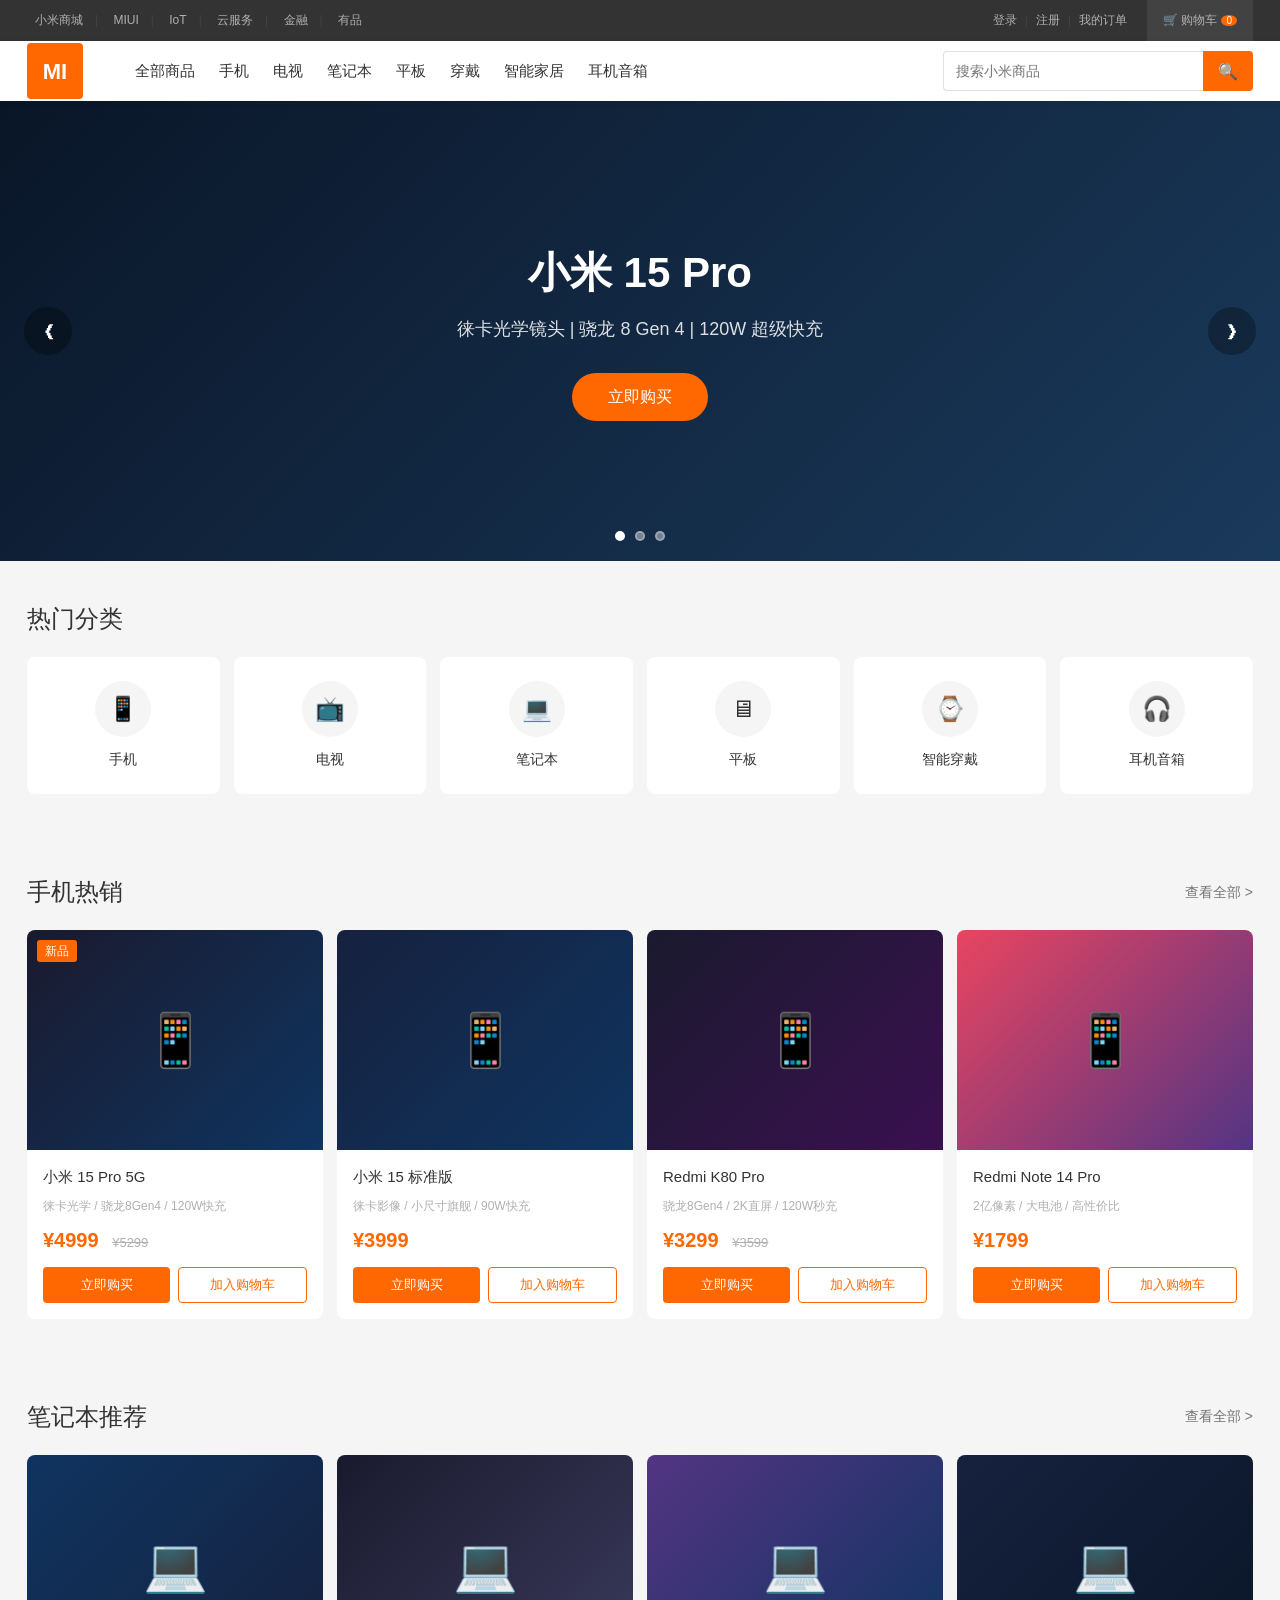
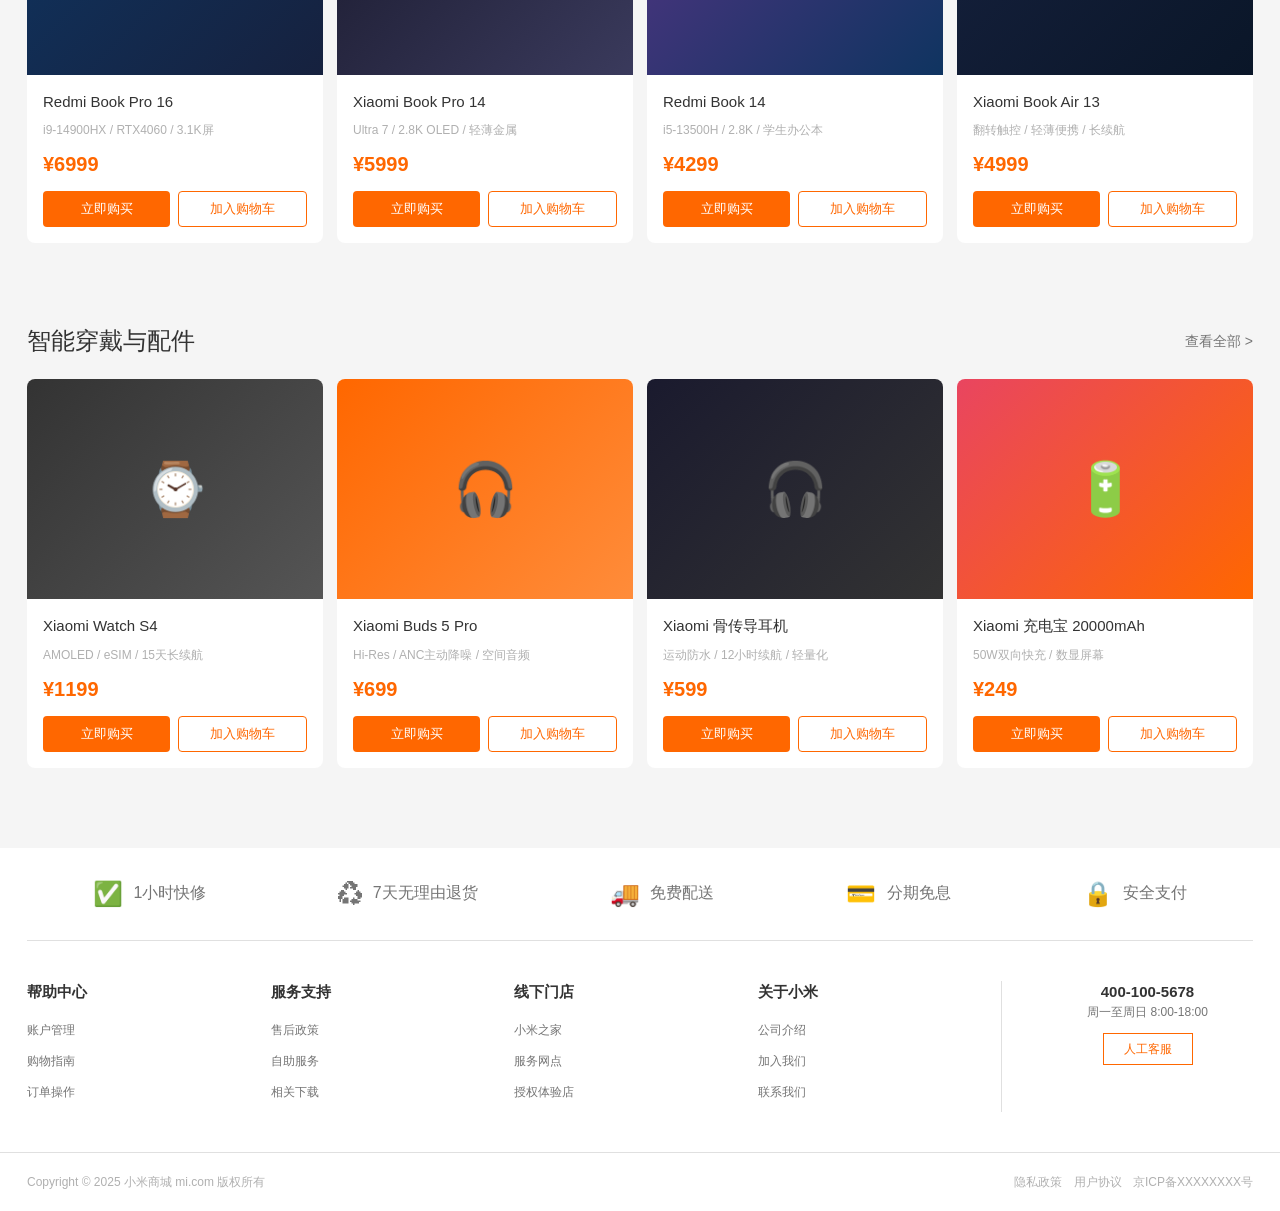
<file: index.html>
<!DOCTYPE html>
<html lang="zh-CN">
<head>
<meta charset="UTF-8">
<meta name="viewport" content="width=device-width, initial-scale=1.0">
<title>小米商城 - 小米手机、电视、智能硬件官方商城</title>
<link rel="stylesheet" href="css/style.css">
</head>
<body>

<!-- 顶部栏 -->
<div class="top-bar">
  <div class="container">
    <div class="top-left">
      <a href="index.html">小米商城</a><span>|</span>
      <a href="javascript:;">MIUI</a><span>|</span>
      <a href="javascript:;">IoT</a><span>|</span>
      <a href="javascript:;">云服务</a><span>|</span>
      <a href="javascript:;">金融</a><span>|</span>
      <a href="javascript:;">有品</a>
    </div>
    <div class="top-right">
      <a href="login.html">登录</a><span style="color:#424242">|</span>
      <a href="login.html">注册</a><span style="color:#424242">|</span>
      <a href="user.html">我的订单</a>
      <a href="cart.html" class="cart-link">&#128722; 购物车<span class="cart-count" id="cartCount">0</span></a>
    </div>
  </div>
</div>

<!-- 主导航 -->
<header class="header">
  <div class="container">
    <div class="logo"><a href="index.html">MI</a></div>
    <ul class="nav-menu">
      <li><a href="products.html">全部商品</a>
        <ul class="dropdown">
          <li><a href="products.html?cat=phone">手机</a></li>
          <li><a href="products.html?cat=tv">电视</a></li>
          <li><a href="products.html?cat=laptop">笔记本</a></li>
          <li><a href="products.html?cat=pad">平板</a></li>
          <li><a href="products.html?cat=watch">智能穿戴</a></li>
          <li><a href="products.html?cat=audio">耳机音箱</a></li>
        </ul>
      </li>
      <li><a href="products.html?cat=phone">手机</a></li>
      <li><a href="products.html?cat=tv">电视</a></li>
      <li><a href="products.html?cat=laptop">笔记本</a></li>
      <li><a href="products.html?cat=pad">平板</a></li>
      <li><a href="products.html?cat=watch">穿戴</a></li>
      <li><a href="products.html?cat=home">智能家居</a></li>
      <li><a href="products.html?cat=audio">耳机音箱</a></li>
    </ul>
    <div class="header-search">
      <input type="text" placeholder="搜索小米商品">
      <button>&#128269;</button>
    </div>
  </div>
</header>

<!-- 轮播横幅 -->
<section class="banner">
  <div class="slides">
    <div class="slide" style="background:linear-gradient(135deg,#0a1628,#1a3a5c)">
      <div class="slide-content">
        <h2>小米 15 Pro</h2>
        <p>徕卡光学镜头  |  骁龙 8 Gen 4  |  120W 超级快充</p>
        <a href="detail.html?id=1" class="btn">立即购买</a>
      </div>
    </div>
    <div class="slide" style="background:linear-gradient(135deg,#1a0a1e,#3a1050)">
      <div class="slide-content">
        <h2>Redmi Book Pro 2025</h2>
        <p>3.1K 超清屏  |  13代酷睿  |  轻薄金属机身</p>
        <a href="detail.html?id=7" class="btn">立即购买</a>
      </div>
    </div>
    <div class="slide" style="background:linear-gradient(135deg,#0a2018,#105040)">
      <div class="slide-content">
        <h2>小米电视 S Pro</h2>
        <p>Mini LED  |  144Hz 高刷  |  Dolby Atmos 全景声</p>
        <a href="detail.html?id=13" class="btn">立即购买</a>
      </div>
    </div>
  </div>
  <div class="banner-arrow banner-prev">&#10094;</div>
  <div class="banner-arrow banner-next">&#10095;</div>
  <div class="banner-dots">
    <span class="dot active"></span><span class="dot"></span><span class="dot"></span>
  </div>
</section>

<!-- 商品分类 -->
<section class="section">
  <div class="container">
    <div class="section-hd"><h2>热门分类</h2></div>
    <div class="categories">
      <a class="cat-card" href="products.html?cat=phone">
        <div class="cat-icon">&#128241;</div><h4>手机</h4>
      </a>
      <a class="cat-card" href="products.html?cat=tv">
        <div class="cat-icon">&#128250;</div><h4>电视</h4>
      </a>
      <a class="cat-card" href="products.html?cat=laptop">
        <div class="cat-icon">&#128187;</div><h4>笔记本</h4>
      </a>
      <a class="cat-card" href="products.html?cat=pad">
        <div class="cat-icon">&#128421;</div><h4>平板</h4>
      </a>
      <a class="cat-card" href="products.html?cat=watch">
        <div class="cat-icon">&#8986;</div><h4>智能穿戴</h4>
      </a>
      <a class="cat-card" href="products.html?cat=audio">
        <div class="cat-icon">&#127911;</div><h4>耳机音箱</h4>
      </a>
    </div>
  </div>
</section>

<!-- 推荐商品 -->
<section class="section">
  <div class="container">
    <div class="section-hd"><h2>手机热销</h2><a href="products.html?cat=phone" class="more">查看全部 &gt;</a></div>
    <div class="product-grid">

      <div class="product-card" onclick="location.href='detail.html?id=1'">
        <div class="prod-img" style="background:linear-gradient(135deg,#1a1a2e,#0f3460)"><span class="prod-tag">新品</span>&#128241;</div>
        <div class="prod-info">
          <h4>小米 15 Pro 5G</h4>
          <p class="prod-desc">徕卡光学 / 骁龙8Gen4 / 120W快充</p>
          <span class="prod-price">¥4999 <span class="old">¥5299</span></span>
          <div class="prod-actions">
            <button class="btn-buy" onclick="event.stopPropagation();App.addToCart({id:'p1',name:'小米 15 Pro 5G',spec:'12+256GB 黑色',price:4999,img:'#1a1a2e'})">立即购买</button>
            <button class="btn-cart" onclick="event.stopPropagation();App.addToCart({id:'p1',name:'小米 15 Pro 5G',spec:'12+256GB 黑色',price:4999,img:'#1a1a2e'})">加入购物车</button>
          </div>
        </div>
      </div>

      <div class="product-card" onclick="location.href='detail.html?id=2'">
        <div class="prod-img" style="background:linear-gradient(135deg,#16213e,#0f3460)">&#128241;</div>
        <div class="prod-info">
          <h4>小米 15 标准版</h4>
          <p class="prod-desc">徕卡影像 / 小尺寸旗舰 / 90W快充</p>
          <span class="prod-price">¥3999</span>
          <div class="prod-actions">
            <button class="btn-buy" onclick="event.stopPropagation();App.addToCart({id:'p2',name:'小米 15 标准版',spec:'12+256GB 白色',price:3999,img:'#16213e'})">立即购买</button>
            <button class="btn-cart" onclick="event.stopPropagation();App.addToCart({id:'p2',name:'小米 15 标准版',spec:'12+256GB 白色',price:3999,img:'#16213e'})">加入购物车</button>
          </div>
        </div>
      </div>

      <div class="product-card" onclick="location.href='detail.html?id=3'">
        <div class="prod-img" style="background:linear-gradient(135deg,#1a1a2e,#3a1050)">&#128241;</div>
        <div class="prod-info">
          <h4>Redmi K80 Pro</h4>
          <p class="prod-desc">骁龙8Gen4 / 2K直屏 / 120W秒充</p>
          <span class="prod-price">¥3299 <span class="old">¥3599</span></span>
          <div class="prod-actions">
            <button class="btn-buy" onclick="event.stopPropagation();App.addToCart({id:'p3',name:'Redmi K80 Pro',spec:'12+512GB 晴雪',price:3299,img:'#1a1a2e'})">立即购买</button>
            <button class="btn-cart" onclick="event.stopPropagation();App.addToCart({id:'p3',name:'Redmi K80 Pro',spec:'12+512GB 晴雪',price:3299,img:'#1a1a2e'})">加入购物车</button>
          </div>
        </div>
      </div>

      <div class="product-card" onclick="location.href='detail.html?id=4'">
        <div class="prod-img" style="background:linear-gradient(135deg,#e94560,#533483)">&#128241;</div>
        <div class="prod-info">
          <h4>Redmi Note 14 Pro</h4>
          <p class="prod-desc">2亿像素 / 大电池 / 高性价比</p>
          <span class="prod-price">¥1799</span>
          <div class="prod-actions">
            <button class="btn-buy" onclick="event.stopPropagation();App.addToCart({id:'p4',name:'Redmi Note 14 Pro',spec:'8+256GB 子夜黑',price:1799,img:'#e94560'})">立即购买</button>
            <button class="btn-cart" onclick="event.stopPropagation();App.addToCart({id:'p4',name:'Redmi Note 14 Pro',spec:'8+256GB 子夜黑',price:1799,img:'#e94560'})">加入购物车</button>
          </div>
        </div>
      </div>

    </div>
  </div>
</section>

<!-- 笔记本推荐 -->
<section class="section">
  <div class="container">
    <div class="section-hd"><h2>笔记本推荐</h2><a href="products.html?cat=laptop" class="more">查看全部 &gt;</a></div>
    <div class="product-grid">

      <div class="product-card" onclick="location.href='detail.html?id=7'">
        <div class="prod-img" style="background:linear-gradient(135deg,#0f3460,#16213e)">&#128187;</div>
        <div class="prod-info">
          <h4>Redmi Book Pro 16</h4>
          <p class="prod-desc">i9-14900HX / RTX4060 / 3.1K屏</p>
          <span class="prod-price">¥6999</span>
          <div class="prod-actions">
            <button class="btn-buy" onclick="event.stopPropagation();App.addToCart({id:'p7',name:'Redmi Book Pro 16',spec:'i9/16GB/1TB',price:6999,img:'#0f3460'})">立即购买</button>
            <button class="btn-cart" onclick="event.stopPropagation();App.addToCart({id:'p7',name:'Redmi Book Pro 16',spec:'i9/16GB/1TB',price:6999,img:'#0f3460'})">加入购物车</button>
          </div>
        </div>
      </div>

      <div class="product-card" onclick="location.href='detail.html?id=8'">
        <div class="prod-img" style="background:linear-gradient(135deg,#1a1a2e,#3a3a5c)">&#128187;</div>
        <div class="prod-info">
          <h4>Xiaomi Book Pro 14</h4>
          <p class="prod-desc">Ultra 7 / 2.8K OLED / 轻薄金属</p>
          <span class="prod-price">¥5999</span>
          <div class="prod-actions">
            <button class="btn-buy" onclick="event.stopPropagation();App.addToCart({id:'p8',name:'Xiaomi Book Pro 14',spec:'Ultra7/16GB/512GB',price:5999,img:'#1a1a2e'})">立即购买</button>
            <button class="btn-cart" onclick="event.stopPropagation();App.addToCart({id:'p8',name:'Xiaomi Book Pro 14',spec:'Ultra7/16GB/512GB',price:5999,img:'#1a1a2e'})">加入购物车</button>
          </div>
        </div>
      </div>

      <div class="product-card" onclick="location.href='detail.html?id=9'">
        <div class="prod-img" style="background:linear-gradient(135deg,#533483,#0f3460)">&#128187;</div>
        <div class="prod-info">
          <h4>Redmi Book 14</h4>
          <p class="prod-desc">i5-13500H / 2.8K / 学生办公本</p>
          <span class="prod-price">¥4299</span>
          <div class="prod-actions">
            <button class="btn-buy" onclick="event.stopPropagation();App.addToCart({id:'p9',name:'Redmi Book 14',spec:'i5/16GB/512GB',price:4299,img:'#533483'})">立即购买</button>
            <button class="btn-cart" onclick="event.stopPropagation();App.addToCart({id:'p9',name:'Redmi Book 14',spec:'i5/16GB/512GB',price:4299,img:'#533483'})">加入购物车</button>
          </div>
        </div>
      </div>

      <div class="product-card" onclick="location.href='detail.html?id=10'">
        <div class="prod-img" style="background:linear-gradient(135deg,#16213e,#0a1628)">&#128187;</div>
        <div class="prod-info">
          <h4>Xiaomi Book Air 13</h4>
          <p class="prod-desc">翻转触控 / 轻薄便携 / 长续航</p>
          <span class="prod-price">¥4999</span>
          <div class="prod-actions">
            <button class="btn-buy" onclick="event.stopPropagation();App.addToCart({id:'p10',name:'Xiaomi Book Air 13',spec:'i5/8GB/512GB',price:4999,img:'#16213e'})">立即购买</button>
            <button class="btn-cart" onclick="event.stopPropagation();App.addToCart({id:'p10',name:'Xiaomi Book Air 13',spec:'i5/8GB/512GB',price:4999,img:'#16213e'})">加入购物车</button>
          </div>
        </div>
      </div>

    </div>
  </div>
</section>

<!-- 智能穿戴推荐 -->
<section class="section">
  <div class="container">
    <div class="section-hd"><h2>智能穿戴与配件</h2><a href="products.html?cat=watch" class="more">查看全部 &gt;</a></div>
    <div class="product-grid">

      <div class="product-card" onclick="location.href='detail.html?id=16'">
        <div class="prod-img" style="background:linear-gradient(135deg,#333,#555)">&#8986;</div>
        <div class="prod-info">
          <h4>Xiaomi Watch S4</h4>
          <p class="prod-desc">AMOLED / eSIM / 15天长续航</p>
          <span class="prod-price">¥1199</span>
          <div class="prod-actions">
            <button class="btn-buy" onclick="event.stopPropagation();App.addToCart({id:'p16',name:'Xiaomi Watch S4',spec:'曜石黑 运动款',price:1199,img:'#333'})">立即购买</button>
            <button class="btn-cart" onclick="event.stopPropagation();App.addToCart({id:'p16',name:'Xiaomi Watch S4',spec:'曜石黑 运动款',price:1199,img:'#333'})">加入购物车</button>
          </div>
        </div>
      </div>

      <div class="product-card" onclick="location.href='detail.html?id=17'">
        <div class="prod-img" style="background:linear-gradient(135deg,#ff6700,#ff8c3a)">&#127911;</div>
        <div class="prod-info">
          <h4>Xiaomi Buds 5 Pro</h4>
          <p class="prod-desc">Hi-Res / ANC主动降噪 / 空间音频</p>
          <span class="prod-price">¥699</span>
          <div class="prod-actions">
            <button class="btn-buy" onclick="event.stopPropagation();App.addToCart({id:'p17',name:'Xiaomi Buds 5 Pro',spec:'陶瓷白',price:699,img:'#ff6700'})">立即购买</button>
            <button class="btn-cart" onclick="event.stopPropagation();App.addToCart({id:'p17',name:'Xiaomi Buds 5 Pro',spec:'陶瓷白',price:699,img:'#ff6700'})">加入购物车</button>
          </div>
        </div>
      </div>

      <div class="product-card" onclick="location.href='detail.html?id=18'">
        <div class="prod-img" style="background:linear-gradient(135deg,#1a1a2e,#333)">&#127911;</div>
        <div class="prod-info">
          <h4>Xiaomi 骨传导耳机</h4>
          <p class="prod-desc">运动防水 / 12小时续航 / 轻量化</p>
          <span class="prod-price">¥599</span>
          <div class="prod-actions">
            <button class="btn-buy" onclick="event.stopPropagation();App.addToCart({id:'p18',name:'Xiaomi 骨传导耳机',spec:'星空黑',price:599,img:'#1a1a2e'})">立即购买</button>
            <button class="btn-cart" onclick="event.stopPropagation();App.addToCart({id:'p18',name:'Xiaomi 骨传导耳机',spec:'星空黑',price:599,img:'#1a1a2e'})">加入购物车</button>
          </div>
        </div>
      </div>

      <div class="product-card" onclick="location.href='detail.html?id=19'">
        <div class="prod-img" style="background:linear-gradient(135deg,#e94560,#ff6700)">&#128267;</div>
        <div class="prod-info">
          <h4>Xiaomi 充电宝 20000mAh</h4>
          <p class="prod-desc">50W双向快充 / 数显屏幕</p>
          <span class="prod-price">¥249</span>
          <div class="prod-actions">
            <button class="btn-buy" onclick="event.stopPropagation();App.addToCart({id:'p19',name:'Xiaomi 充电宝 20000mAh',spec:'白色',price:249,img:'#e94560'})">立即购买</button>
            <button class="btn-cart" onclick="event.stopPropagation();App.addToCart({id:'p19',name:'Xiaomi 充电宝 20000mAh',spec:'白色',price:249,img:'#e94560'})">加入购物车</button>
          </div>
        </div>
      </div>

    </div>
  </div>
</section>

<!-- 页脚 -->
<footer class="footer">
  <div class="container">
    <div class="footer-service">
      <div class="service-item"><span class="icon">&#9989;</span> 1小时快修</div>
      <div class="service-item"><span class="icon">&#9851;</span> 7天无理由退货</div>
      <div class="service-item"><span class="icon">&#128666;</span> 免费配送</div>
      <div class="service-item"><span class="icon">&#128179;</span> 分期免息</div>
      <div class="service-item"><span class="icon">&#128274;</span> 安全支付</div>
    </div>
    <div class="footer-links">
      <div class="footer-col">
        <h4>帮助中心</h4>
        <ul>
          <li><a href="javascript:;">账户管理</a></li>
          <li><a href="javascript:;">购物指南</a></li>
          <li><a href="javascript:;">订单操作</a></li>
        </ul>
      </div>
      <div class="footer-col">
        <h4>服务支持</h4>
        <ul>
          <li><a href="javascript:;">售后政策</a></li>
          <li><a href="javascript:;">自助服务</a></li>
          <li><a href="javascript:;">相关下载</a></li>
        </ul>
      </div>
      <div class="footer-col">
        <h4>线下门店</h4>
        <ul>
          <li><a href="javascript:;">小米之家</a></li>
          <li><a href="javascript:;">服务网点</a></li>
          <li><a href="javascript:;">授权体验店</a></li>
        </ul>
      </div>
      <div class="footer-col">
        <h4>关于小米</h4>
        <ul>
          <li><a href="javascript:;">公司介绍</a></li>
          <li><a href="javascript:;">加入我们</a></li>
          <li><a href="javascript:;">联系我们</a></li>
        </ul>
      </div>
      <div class="footer-contact">
        <h4 style="font-size:15px;color:#333">400-100-5678</h4>
        <p class="contact-tip">周一至周日 8:00-18:00</p>
        <a href="javascript:;" class="btn-contact">人工客服</a>
      </div>
    </div>
  </div>
  <div class="footer-bottom">
    <div class="container" style="display:flex;justify-content:space-between">
      <span>Copyright &copy; 2025 小米商城 mi.com 版权所有</span>
      <span class="bottom-links">
        <a href="javascript:;">隐私政策</a>
        <a href="javascript:;">用户协议</a>
        <a href="javascript:;">京ICP备XXXXXXXX号</a>
      </span>
    </div>
  </div>
</footer>

<script src="js/main.js"></script>
</body>
</html>
</file>
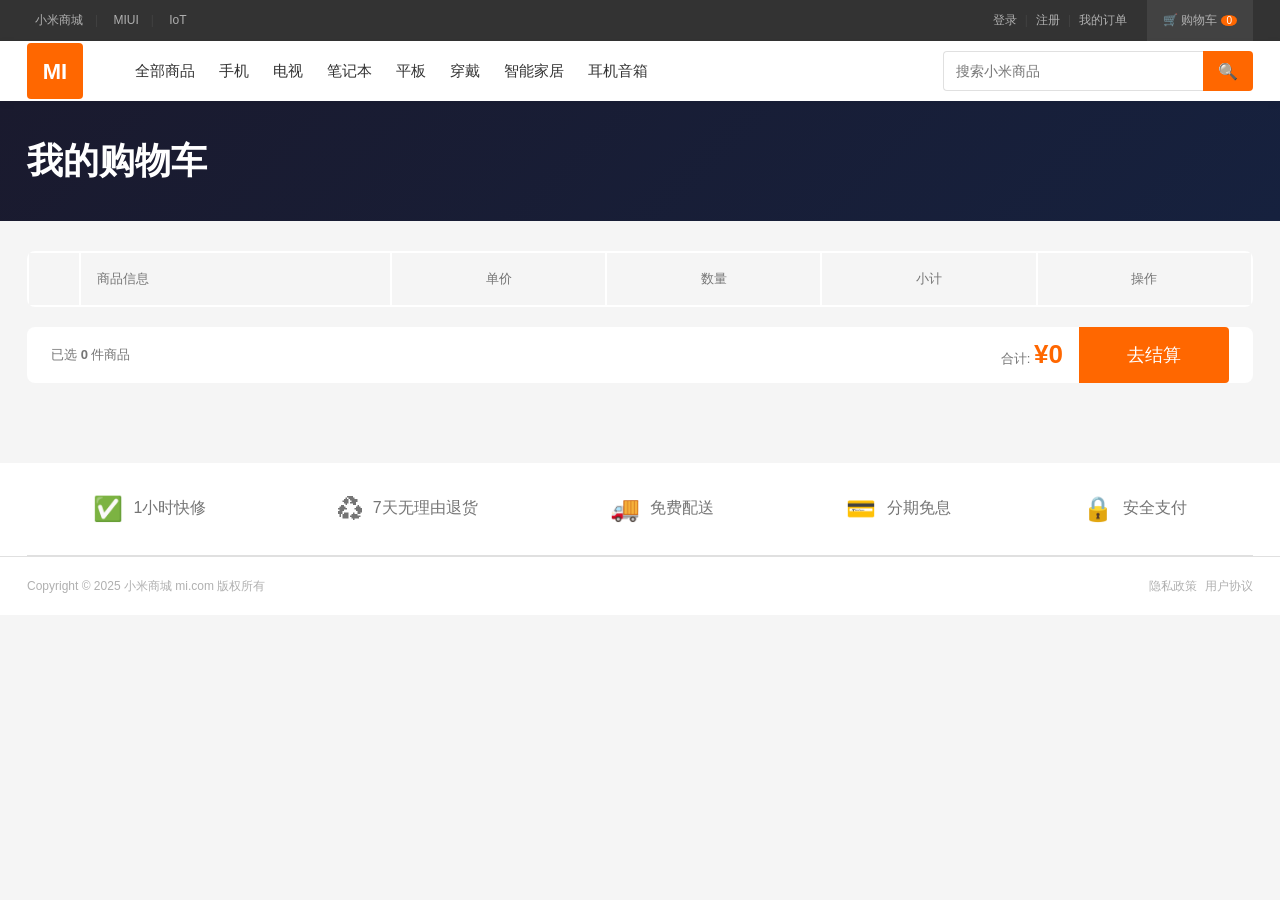
<file: cart.html>
<!DOCTYPE html>
<html lang="zh-CN">
<head>
<meta charset="UTF-8">
<meta name="viewport" content="width=device-width, initial-scale=1.0">
<title>购物车 - 小米商城</title>
<link rel="stylesheet" href="css/style.css">
</head>
<body>

<div class="top-bar">
  <div class="container">
    <div class="top-left">
      <a href="index.html">小米商城</a><span>|</span>
      <a href="javascript:;">MIUI</a><span>|</span>
      <a href="javascript:;">IoT</a>
    </div>
    <div class="top-right">
      <a href="login.html">登录</a><span style="color:#424242">|</span>
      <a href="login.html">注册</a><span style="color:#424242">|</span>
      <a href="user.html">我的订单</a>
      <a href="cart.html" class="cart-link">&#128722; 购物车<span class="cart-count" id="cartCount">0</span></a>
    </div>
  </div>
</div>

<header class="header">
  <div class="container">
    <div class="logo"><a href="index.html">MI</a></div>
    <ul class="nav-menu">
      <li><a href="products.html">全部商品</a></li>
      <li><a href="products.html?cat=phone">手机</a></li>
      <li><a href="products.html?cat=tv">电视</a></li>
      <li><a href="products.html?cat=laptop">笔记本</a></li>
      <li><a href="products.html?cat=pad">平板</a></li>
      <li><a href="products.html?cat=watch">穿戴</a></li>
      <li><a href="products.html?cat=home">智能家居</a></li>
      <li><a href="products.html?cat=audio">耳机音箱</a></li>
    </ul>
    <div class="header-search">
      <input type="text" placeholder="搜索小米商品">
      <button>&#128269;</button>
    </div>
  </div>
</header>

<div class="cart-page">
  <div class="banner-sm" style="background:linear-gradient(135deg,#1a1a2e,#16213e)"><div class="container"><h2>我的购物车</h2></div></div>

  <div class="container" style="padding-top:30px">

    <!-- 购物车为空 -->
    <div class="cart-empty" id="cartEmpty" style="display:none">
      <div class="empty-icon">&#128722;</div>
      <p>购物车还是空的，去看看心仪的商品吧</p>
      <a href="products.html" class="btn-shop">去逛逛</a>
    </div>

    <!-- 购物车列表 -->
    <div id="cartContent">
      <table class="cart-table">
        <thead>
          <tr>
            <th><!-- check --></th>
            <th style="text-align:left">商品信息</th>
            <th>单价</th>
            <th>数量</th>
            <th>小计</th>
            <th>操作</th>
          </tr>
        </thead>
        <tbody id="cartBody"></tbody>
      </table>

      <div class="cart-bar">
        <div class="cart-bar-left">
          <span>已选 <strong id="cartItemCount">0</strong> 件商品</span>
        </div>
        <div class="cart-bar-right">
          <span class="total-price">合计: <span class="num">¥<span id="cartTotal">0</span></span></span>
          <button class="btn-checkout" id="btnCheckout">去结算</button>
        </div>
      </div>
    </div>
  </div>
</div>

<footer class="footer">
  <div class="container">
    <div class="footer-service">
      <div class="service-item"><span class="icon">&#9989;</span> 1小时快修</div>
      <div class="service-item"><span class="icon">&#9851;</span> 7天无理由退货</div>
      <div class="service-item"><span class="icon">&#128666;</span> 免费配送</div>
      <div class="service-item"><span class="icon">&#128179;</span> 分期免息</div>
      <div class="service-item"><span class="icon">&#128274;</span> 安全支付</div>
    </div>
  </div>
  <div class="footer-bottom">
    <div class="container" style="display:flex;justify-content:space-between">
      <span>Copyright &copy; 2025 小米商城 mi.com 版权所有</span>
      <span class="bottom-links"><a href="javascript:;">隐私政策</a><a href="javascript:;">用户协议</a></span>
    </div>
  </div>
</footer>

<script>
function renderCart() {
  var cart = App.cart;
  var body = document.getElementById('cartBody');
  var empty = document.getElementById('cartEmpty');
  var content = document.getElementById('cartContent');

  if (cart.length === 0) {
    empty.style.display = 'block';
    content.style.display = 'none';
    return;
  }
  empty.style.display = 'none';
  content.style.display = 'block';

  body.innerHTML = cart.map(function(item, i) {
    return '<tr>' +
      '<td>' + (i + 1) + '</td>' +
      '<td>' +
        '<div class="cart-product">' +
          '<div class="cart-img" style="background:' + (item.img || '#333') + '">📱</div>' +
          '<div>' +
            '<div class="cart-name">' + item.name + '</div>' +
            '<div class="cart-spec">' + item.spec + '</div>' +
          '</div>' +
        '</div>' +
      '</td>' +
      '<td><span class="cart-price">¥' + item.price + '</span></td>' +
      '<td>' +
        '<div class="qty-ctrl">' +
          '<button class="qty-minus" data-idx="' + i + '">-</button>' +
          '<input type="text" value="' + item.qty + '" data-idx="' + i + '" class="qty-input">' +
          '<button class="qty-plus" data-idx="' + i + '">+</button>' +
        '</div>' +
      '</td>' +
      '<td><span class="cart-price">¥' + (item.price * item.qty) + '</span></td>' +
      '<td><span class="cart-delete" data-idx="' + i + '" title="删除">✕</span></td>' +
    '</tr>';
  }).join('');

  updateSummary();
}

function updateSummary() {
  document.getElementById('cartItemCount').textContent = App.cartCount();
  document.getElementById('cartTotal').textContent = App.cartTotal();
}

document.addEventListener('click', function(e) {
  if (e.target.classList.contains('cart-delete')) {
    App.removeFromCart(parseInt(e.target.dataset.idx));
    renderCart();
  }
  if (e.target.classList.contains('qty-minus')) {
    var idx = parseInt(e.target.dataset.idx);
    if (App.cart[idx].qty > 1) {
      App.updateCartQty(idx, App.cart[idx].qty - 1);
      renderCart();
    }
  }
  if (e.target.classList.contains('qty-plus')) {
    var idx = parseInt(e.target.dataset.idx);
    App.updateCartQty(idx, App.cart[idx].qty + 1);
    renderCart();
  }
});

document.addEventListener('change', function(e) {
  if (e.target.classList.contains('qty-input')) {
    var idx = parseInt(e.target.dataset.idx);
    var qty = parseInt(e.target.value);
    if (qty >= 1) {
      App.updateCartQty(idx, qty);
      renderCart();
    }
  }
});

document.getElementById('btnCheckout').addEventListener('click', function() {
  if (App.cart.length === 0) return;
  alert('订单提交成功！感谢您的购买。总金额: ¥' + App.cartTotal());
  App.cart = [];
  App.saveCart();
  renderCart();
});

// 初始化
renderCart();
App.updateCartCount();
</script>
</body>
</html>
</file>
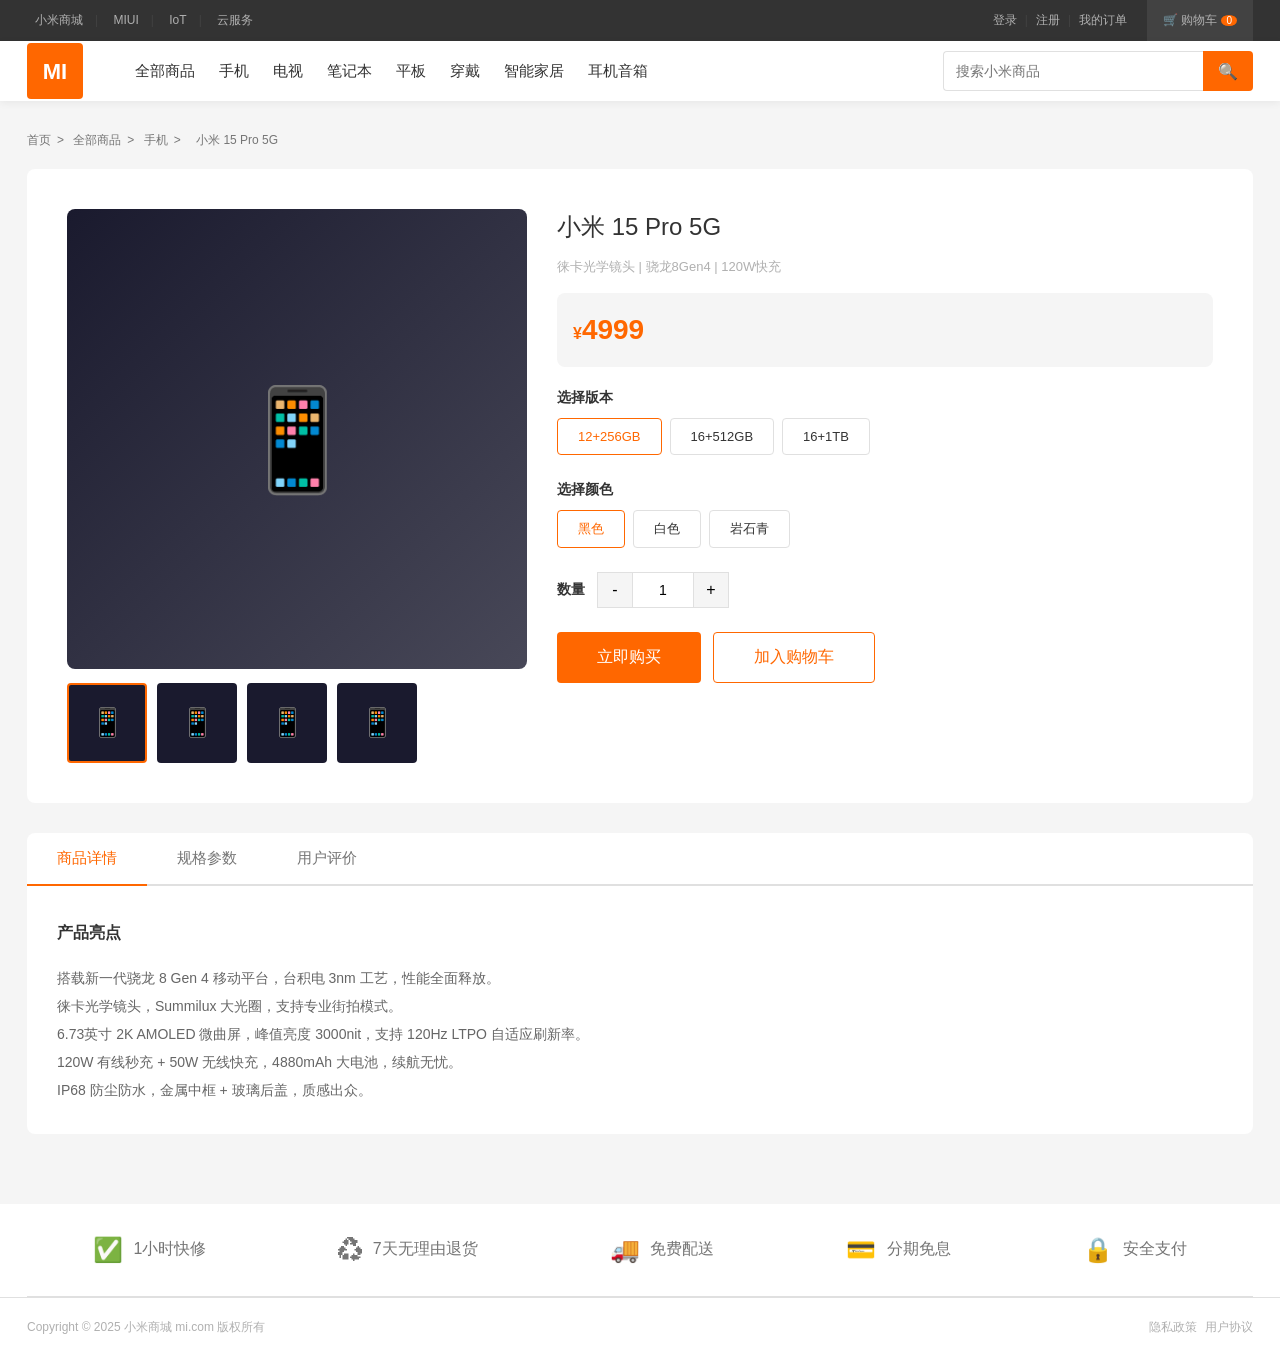
<file: detail.html>
<!DOCTYPE html>
<html lang="zh-CN">
<head>
<meta charset="UTF-8">
<meta name="viewport" content="width=device-width, initial-scale=1.0">
<title>商品详情 - 小米商城</title>
<link rel="stylesheet" href="css/style.css">
</head>
<body>

<div class="top-bar">
  <div class="container">
    <div class="top-left">
      <a href="index.html">小米商城</a><span>|</span>
      <a href="javascript:;">MIUI</a><span>|</span>
      <a href="javascript:;">IoT</a><span>|</span>
      <a href="javascript:;">云服务</a>
    </div>
    <div class="top-right">
      <a href="login.html">登录</a><span style="color:#424242">|</span>
      <a href="login.html">注册</a><span style="color:#424242">|</span>
      <a href="user.html">我的订单</a>
      <a href="cart.html" class="cart-link">&#128722; 购物车<span class="cart-count" id="cartCount">0</span></a>
    </div>
  </div>
</div>

<header class="header">
  <div class="container">
    <div class="logo"><a href="index.html">MI</a></div>
    <ul class="nav-menu">
      <li><a href="products.html">全部商品</a></li>
      <li><a href="products.html?cat=phone">手机</a></li>
      <li><a href="products.html?cat=tv">电视</a></li>
      <li><a href="products.html?cat=laptop">笔记本</a></li>
      <li><a href="products.html?cat=pad">平板</a></li>
      <li><a href="products.html?cat=watch">穿戴</a></li>
      <li><a href="products.html?cat=home">智能家居</a></li>
      <li><a href="products.html?cat=audio">耳机音箱</a></li>
    </ul>
    <div class="header-search">
      <input type="text" placeholder="搜索小米商品">
      <button>&#128269;</button>
    </div>
  </div>
</header>

<div class="detail-page">
  <div class="container">
    <!-- 面包屑 -->
    <div class="breadcrumb">
      <a href="index.html">首页</a><span>&gt;</span>
      <a href="products.html">全部商品</a><span>&gt;</span>
      <a href="products.html?cat=phone" id="breadCat">手机</a><span>&gt;</span>
      <span id="breadName">小米 15 Pro</span>
    </div>

    <!-- 商品主区域 -->
    <div class="detail-main">
      <div class="detail-gallery">
        <div class="main-img" id="mainImg" style="background:linear-gradient(135deg,#1a1a2e,#0f3460)">&#128241;</div>
        <div class="thumb-list">
          <div class="thumb active" style="background:#1a1a2e" onclick="switchImg(0,this)">&#128241;</div>
          <div class="thumb" style="background:#16213e" onclick="switchImg(1,this)">&#128241;</div>
          <div class="thumb" style="background:#0f3460" onclick="switchImg(2,this)">&#128241;</div>
          <div class="thumb" style="background:#3a1050" onclick="switchImg(3,this)">&#128241;</div>
        </div>
      </div>

      <div class="detail-info">
        <h2 id="prodName">小米 15 Pro 5G</h2>
        <p class="detail-desc" id="prodDesc">徕卡光学镜头 | 骁龙 8 Gen 4 | 120W 超级快充 | 2K AMOLED 屏幕</p>
        <div class="detail-price">
          <span class="price-current"><span class="yen">¥</span><span id="prodPrice">4999</span></span>
        </div>

        <div class="detail-spec">
          <h4>选择版本</h4>
          <div class="spec-options" id="versionOpts">
            <span class="spec-opt active" data-price="4999">12+256GB</span>
            <span class="spec-opt" data-price="5499">16+512GB</span>
            <span class="spec-opt" data-price="5999">16+1TB</span>
          </div>
        </div>

        <div class="detail-spec">
          <h4>选择颜色</h4>
          <div class="spec-options" id="colorOpts">
            <span class="spec-opt active">黑色</span>
            <span class="spec-opt">白色</span>
            <span class="spec-opt">岩石青</span>
          </div>
        </div>

        <div class="detail-qty">
          <h4>数量</h4>
          <div class="qty-ctrl">
            <button class="qty-minus">-</button>
            <input type="text" value="1" id="qtyInput">
            <button class="qty-plus">+</button>
          </div>
        </div>

        <div class="detail-btns">
          <button class="btn btn-primary" id="btnBuy">立即购买</button>
          <button class="btn btn-outline" id="btnCart">加入购物车</button>
        </div>
      </div>
    </div>

    <!-- 详情Tab -->
    <div class="detail-tabs">
      <div class="tab-nav">
        <a href="javascript:;" class="active">商品详情</a>
        <a href="javascript:;">规格参数</a>
        <a href="javascript:;">用户评价</a>
      </div>
      <div class="tab-content active" style="line-height:2;color:#666">
        <h3 style="color:#333;margin-bottom:16px">产品亮点</h3>
        <p>搭载新一代骁龙 8 Gen 4 移动平台，台积电 3nm 工艺，性能全面释放。</p>
        <p>徕卡光学镜头，Summilux 大光圈，支持专业街拍模式。</p>
        <p>6.73英寸 2K AMOLED 微曲屏，峰值亮度 3000nit，支持 120Hz LTPO 自适应刷新率。</p>
        <p>120W 有线秒充 + 50W 无线快充，4880mAh 大电池，续航无忧。</p>
        <p>IP68 防尘防水，金属中框 + 玻璃后盖，质感出众。</p>
      </div>
      <div class="tab-content">
        <table class="spec-table">
          <tr><td>处理器</td><td>骁龙 8 Gen 4 移动平台</td></tr>
          <tr><td>屏幕</td><td>6.73" 2K AMOLED, 120Hz LTPO</td></tr>
          <tr><td>后置相机</td><td>50MP主摄 + 50MP超广角 + 50MP长焦</td></tr>
          <tr><td>前置相机</td><td>32MP 高清自拍</td></tr>
          <tr><td>电池</td><td>4880mAh, 120W有线 + 50W无线</td></tr>
          <tr><td>系统</td><td>Xiaomi HyperOS 2.0</td></tr>
          <tr><td>机身尺寸</td><td>161.5 x 75.3 x 8.4mm</td></tr>
          <tr><td>重量</td><td>约 213g</td></tr>
        </table>
      </div>
      <div class="tab-content" style="line-height:2.4">
        <p style="color:#ff6700;font-size:16px">★★★★★ 4.8分 · 已收获 12,680 条好评</p>
        <p><strong>张先生</strong> ★★★★★ <span style="color:#999">2025-12-20</span><br>拍照效果非常好，徕卡调色很讨喜。续航也够用，充电速度飞快。</p>
        <hr style="margin:12px 0;border-color:#f0f0f0">
        <p><strong>李女士</strong> ★★★★★ <span style="color:#999">2025-12-18</span><br>从iPhone换过来的，系统流畅度完全不输。屏幕素质顶级。</p>
        <hr style="margin:12px 0;border-color:#f0f0f0">
        <p><strong>王同学</strong> ★★★★☆ <span style="color:#999">2025-12-15</span><br>整体满意，手感很好。希望后续系统更新能进一步优化功耗。</p>
      </div>
    </div>
  </div>
</div>

<footer class="footer">
  <div class="container">
    <div class="footer-service">
      <div class="service-item"><span class="icon">&#9989;</span> 1小时快修</div>
      <div class="service-item"><span class="icon">&#9851;</span> 7天无理由退货</div>
      <div class="service-item"><span class="icon">&#128666;</span> 免费配送</div>
      <div class="service-item"><span class="icon">&#128179;</span> 分期免息</div>
      <div class="service-item"><span class="icon">&#128274;</span> 安全支付</div>
    </div>
  </div>
  <div class="footer-bottom">
    <div class="container" style="display:flex;justify-content:space-between">
      <span>Copyright &copy; 2025 小米商城 mi.com 版权所有</span>
      <span class="bottom-links"><a href="javascript:;">隐私政策</a><a href="javascript:;">用户协议</a></span>
    </div>
  </div>
</footer>

<script>
function switchImg(idx, el) {
  var colors = ['#1a1a2e','#16213e','#0f3460','#3a1050'];
  var img = document.getElementById('mainImg');
  img.style.background = 'linear-gradient(135deg,' + colors[idx] + ',' + colors[idx] + 'cc)';
  document.querySelectorAll('.thumb').forEach(function(t) { t.classList.remove('active'); });
  el.classList.add('active');
}

// 商品数据映射
var productData = {
  1:{name:'小米 15 Pro 5G',cat:'phone',catName:'手机',desc:'徕卡光学镜头 | 骁龙8Gen4 | 120W快充',price:4999,color:'#1a1a2e',specs:['12+256GB','16+512GB','16+1TB'],specPrices:[4999,5499,5999]},
  2:{name:'小米 15 标准版',cat:'phone',catName:'手机',desc:'徕卡影像 | 小尺寸旗舰 | 90W快充',price:3999,color:'#16213e',specs:['12+256GB','16+512GB'],specPrices:[3999,4499]},
  3:{name:'Redmi K80 Pro',cat:'phone',catName:'手机',desc:'骁龙8Gen4 | 2K直屏 | 120W秒充',price:3299,color:'#3a1050',specs:['12+256GB','12+512GB','16+512GB'],specPrices:[3299,3599,3999]},
  4:{name:'Redmi Note 14 Pro',cat:'phone',catName:'手机',desc:'2亿像素 | 大电池 | 高性价比',price:1799,color:'#e94560',specs:['8+128GB','8+256GB','12+256GB'],specPrices:[1799,1999,2199]},
  5:{name:'Redmi Note 14',cat:'phone',catName:'手机',desc:'5000万主摄 | 5110mAh',price:1199,color:'#0a1628',specs:['6+128GB','8+128GB','8+256GB'],specPrices:[1199,1399,1599]},
  6:{name:'小米 MIX Fold 4',cat:'phone',catName:'手机',desc:'折叠屏 | 徕卡四摄 | 轻薄',price:8999,color:'#1a1a2e',specs:['12+256GB','16+512GB'],specPrices:[8999,9999]},
  7:{name:'Redmi Book Pro 16',cat:'laptop',catName:'笔记本',desc:'i9-14900HX | RTX4060 | 3.1K',price:6999,color:'#0f3460',specs:['i9/16GB/1TB','i9/32GB/1TB'],specPrices:[6999,7999]},
  8:{name:'Xiaomi Book Pro 14',cat:'laptop',catName:'笔记本',desc:'Ultra 7 | 2.8K OLED | 轻薄',price:5999,color:'#1a3a5c',specs:['Ultra7/16GB/512GB','Ultra7/32GB/1TB'],specPrices:[5999,6999]},
  9:{name:'Redmi Book 14',cat:'laptop',catName:'笔记本',desc:'i5-13500H | 2.8K | 学生本',price:4299,color:'#533483',specs:['i5/16GB/512GB','i5/16GB/1TB'],specPrices:[4299,4799]},
  10:{name:'Xiaomi Book Air 13',cat:'laptop',catName:'笔记本',desc:'翻转触控 | 轻薄便携',price:4999,color:'#16213e',specs:['i5/8GB/512GB','i7/16GB/512GB'],specPrices:[4999,5999]},
  11:{name:'小米电视 S Pro 65"',cat:'tv',catName:'电视',desc:'Mini LED | 144Hz | Dolby',price:3999,color:'#0a2018',specs:['65英寸','75英寸'],specPrices:[3999,5999]},
  12:{name:'Redmi 智能电视 X65',cat:'tv',catName:'电视',desc:'4K HDR | 120Hz | 金属屏',price:2699,color:'#105040',specs:['55英寸','65英寸'],specPrices:[2199,2699]},
  13:{name:'小米电视 S Pro 75"',cat:'tv',catName:'电视',desc:'Mini LED | 大师画质',price:5999,color:'#0a1628',specs:['75英寸','85英寸'],specPrices:[5999,7999]},
  14:{name:'Redmi 智能电视 A55',cat:'tv',catName:'电视',desc:'4K超高清 | 智能语音',price:1599,color:'#16213e',specs:['43英寸','55英寸'],specPrices:[1299,1599]},
  15:{name:'Xiaomi Pad 7 Pro',cat:'pad',catName:'平板',desc:'12.4" 3K屏 | 骁龙8Gen3',price:3299,color:'#333',specs:['8+256GB','12+256GB','12+512GB'],specPrices:[3299,3799,4299]},
  16:{name:'Xiaomi Watch S4',cat:'watch',catName:'穿戴',desc:'AMOLED | eSIM | 15天续航',price:1199,color:'#444',specs:['运动款','尊享款'],specPrices:[1199,1599]},
  17:{name:'Xiaomi Buds 5 Pro',cat:'audio',catName:'耳机音箱',desc:'Hi-Res | ANC降噪 | 空间音频',price:699,color:'#ff6700',specs:['标准版','尊享版'],specPrices:[699,899]},
  18:{name:'Xiaomi 骨传导耳机',cat:'audio',catName:'耳机音箱',desc:'运动防水 | 12小时续航',price:599,color:'#1a1a2e',specs:['星空黑','皓月白'],specPrices:[599,599]},
  19:{name:'Xiaomi 充电宝 20000mAh',cat:'audio',catName:'配件',desc:'50W双向快充 | 数显',price:249,color:'#e94560',specs:['20000mAh'],specPrices:[249]},
  20:{name:'Redmi Pad SE',cat:'pad',catName:'平板',desc:'11"护眼屏 | 8000mAh',price:1299,color:'#3a1050',specs:['6+128GB','8+128GB'],specPrices:[1299,1499]},
  21:{name:'Redmi Watch 5',cat:'watch',catName:'穿戴',desc:'AMOLED方屏 | 蓝牙通话',price:599,color:'#0f3460',specs:['运动款','皮革款'],specPrices:[599,699]},
  22:{name:'小米智能音箱 Pro',cat:'home',catName:'智能家居',desc:'小爱同学 | Hi-Fi音质',price:399,color:'#1a1a2e',specs:['标准版'],specPrices:[399]},
  23:{name:'小米空气净化器 5',cat:'home',catName:'智能家居',desc:'CADR 500m³/h | 除甲醛',price:1499,color:'#fff',specs:['标准版','Pro版'],specPrices:[1499,1999]},
  24:{name:'小米智能门锁 2 Pro',cat:'home',catName:'智能家居',desc:'3D人脸识别 | 指纹',price:1899,color:'#333',specs:['标准版','Pro版'],specPrices:[1899,2299]}
};

var urlParams = new URLSearchParams(window.location.search);
var prodId = parseInt(urlParams.get('id')) || 1;
var data = productData[prodId] || productData[1];

document.getElementById('prodName').textContent = data.name;
document.getElementById('prodDesc').textContent = data.desc;
document.getElementById('prodPrice').textContent = data.price;
document.getElementById('breadName').textContent = data.name;
document.getElementById('breadCat').textContent = data.catName;
document.getElementById('breadCat').href = 'products.html?cat=' + data.cat;
document.getElementById('mainImg').style.background = 'linear-gradient(135deg,' + data.color + ',' + data.color + 'cc)';
document.querySelectorAll('.thumb').forEach(function(t) { t.style.background = data.color; });

// 构建版本选项
var verContainer = document.getElementById('versionOpts');
verContainer.innerHTML = data.specs.map(function(s, i) {
  return '<span class="spec-opt' + (i===0?' active':'') + '" data-price="' + data.specPrices[i] + '">' + s + '</span>';
}).join('');

// 版本切换
verContainer.addEventListener('click', function(e) {
  if (e.target.classList.contains('spec-opt')) {
    verContainer.querySelectorAll('.spec-opt').forEach(function(o) { o.classList.remove('active'); });
    e.target.classList.add('active');
    document.getElementById('prodPrice').textContent = e.target.dataset.price;
  }
});

// 颜色切换
document.getElementById('colorOpts').addEventListener('click', function(e) {
  if (e.target.classList.contains('spec-opt')) {
    document.querySelectorAll('#colorOpts .spec-opt').forEach(function(o) { o.classList.remove('active'); });
    e.target.classList.add('active');
  }
});

// 获取当前选中规格
function getSelectedSpec() {
  var ver = document.querySelector('#versionOpts .active');
  var col = document.querySelector('#colorOpts .active');
  return (ver?ver.textContent:'') + ' ' + (col?col.textContent:'');
}

// 加入购物车
document.getElementById('btnCart').addEventListener('click', function() {
  var price = parseInt(document.getElementById('prodPrice').textContent);
  App.addToCart({
    id: 'd' + prodId,
    name: data.name,
    spec: getSelectedSpec(),
    price: price,
    img: data.color
  }, parseInt(document.getElementById('qtyInput').value) || 1);
});

document.getElementById('btnBuy').addEventListener('click', function() {
  var price = parseInt(document.getElementById('prodPrice').textContent);
  App.addToCart({
    id: 'd' + prodId,
    name: data.name,
    spec: getSelectedSpec(),
    price: price,
    img: data.color
  }, parseInt(document.getElementById('qtyInput').value) || 1);
  location.href = 'cart.html';
});
</script>
<script src="js/main.js"></script>
</body>
</html>
</file>
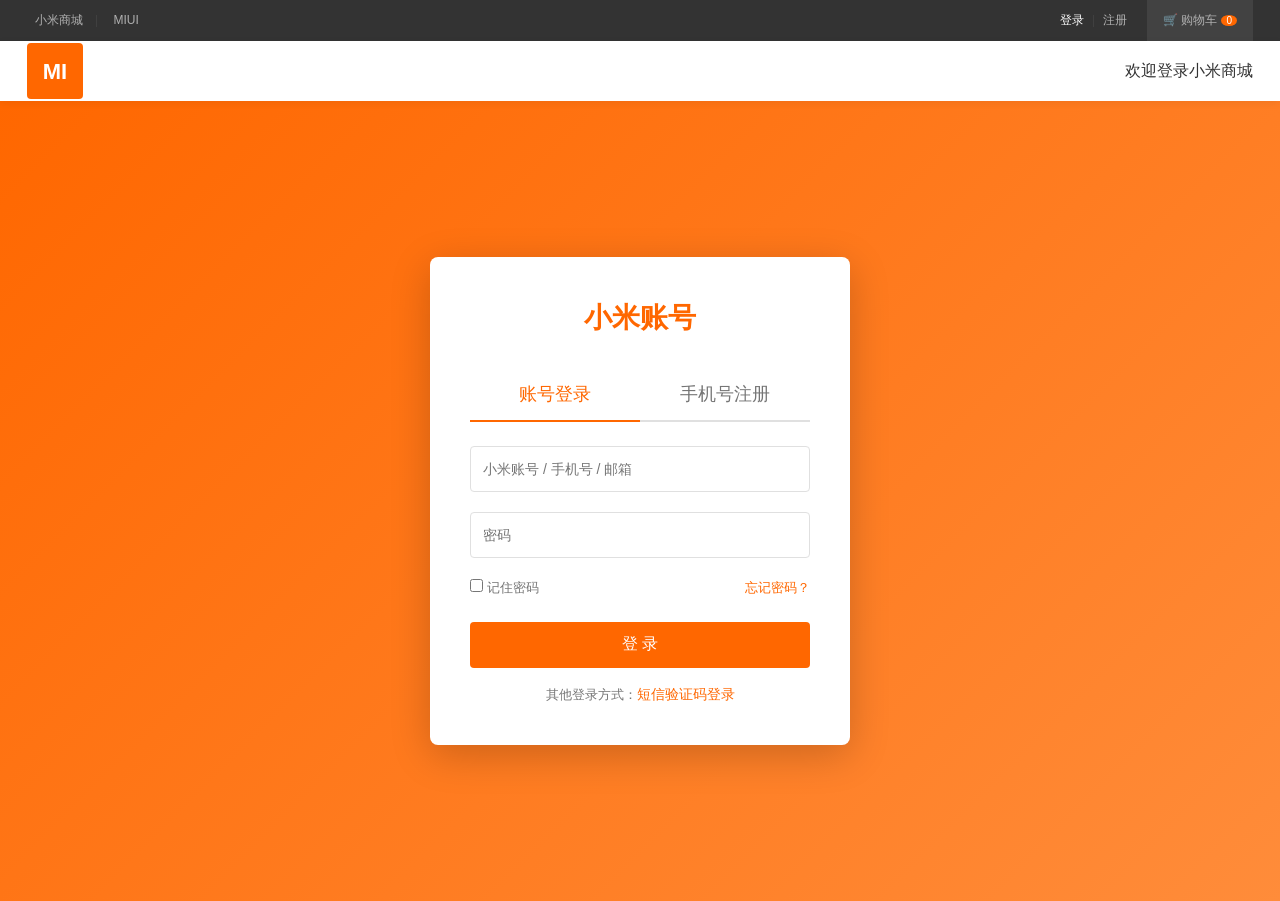
<file: login.html>
<!DOCTYPE html>
<html lang="zh-CN">
<head>
<meta charset="UTF-8">
<meta name="viewport" content="width=device-width, initial-scale=1.0">
<title>登录 - 小米商城</title>
<link rel="stylesheet" href="css/style.css">
</head>
<body>

<div class="top-bar">
  <div class="container">
    <div class="top-left">
      <a href="index.html">小米商城</a><span>|</span>
      <a href="javascript:;">MIUI</a>
    </div>
    <div class="top-right">
      <a href="login.html" style="color:#fff">登录</a><span style="color:#424242">|</span>
      <a href="login.html">注册</a>
      <a href="cart.html" class="cart-link">&#128722; 购物车<span class="cart-count" id="cartCount">0</span></a>
    </div>
  </div>
</div>

<header class="header">
  <div class="container">
    <div class="logo"><a href="index.html">MI</a></div>
    <div style="margin-left:auto;font-size:16px;color:#333">欢迎登录小米商城</div>
  </div>
</header>

<div class="login-page">
  <div class="login-box">
    <div class="login-logo"><a href="index.html">小米账号</a></div>

    <div class="login-tabs">
      <a href="javascript:;" class="active">账号登录</a>
      <a href="javascript:;">手机号注册</a>
    </div>

    <!-- 登录表单 -->
    <div class="login-tab-content active">
      <div class="form-group">
        <input type="text" placeholder="小米账号 / 手机号 / 邮箱">
      </div>
      <div class="form-group">
        <input type="password" placeholder="密码">
      </div>
      <div class="form-extra">
        <label><input type="checkbox"> 记住密码</label>
        <a href="javascript:;">忘记密码？</a>
      </div>
      <button class="btn-submit" onclick="doLogin()">登 录</button>
      <div class="form-sms">
        其他登录方式：<a href="javascript:;">短信验证码登录</a>
      </div>
    </div>

    <!-- 注册表单 -->
    <div class="login-tab-content">
      <div class="form-group">
        <input type="text" placeholder="请输入手机号">
      </div>
      <div class="form-group" style="display:flex;gap:8px">
        <input type="text" placeholder="短信验证码" style="flex:1">
        <button style="width:110px;height:46px;background:#fff;color:#ff6700;border:1px solid #ff6700;border-radius:4px;font-size:13px;white-space:nowrap;flex-shrink:0">获取验证码</button>
      </div>
      <div class="form-group">
        <input type="password" placeholder="设置密码（8-16位）">
      </div>
      <div class="form-group">
        <input type="password" placeholder="确认密码">
      </div>
      <div class="form-extra">
        <label><input type="checkbox"> 已阅读并同意 <a href="javascript:;">用户协议</a> 和 <a href="javascript:;">隐私政策</a></label>
      </div>
      <button class="btn-submit" onclick="doRegister()">注 册</button>
    </div>
  </div>
</div>

<script>
function doLogin() {
  App.showToast('登录成功！欢迎回来');
  setTimeout(function() { location.href = 'index.html'; }, 800);
}
function doRegister() {
  App.showToast('注册成功！即将跳转');
  setTimeout(function() { location.href = 'index.html'; }, 800);
}
</script>
<script src="js/main.js"></script>
</body>
</html>
</file>
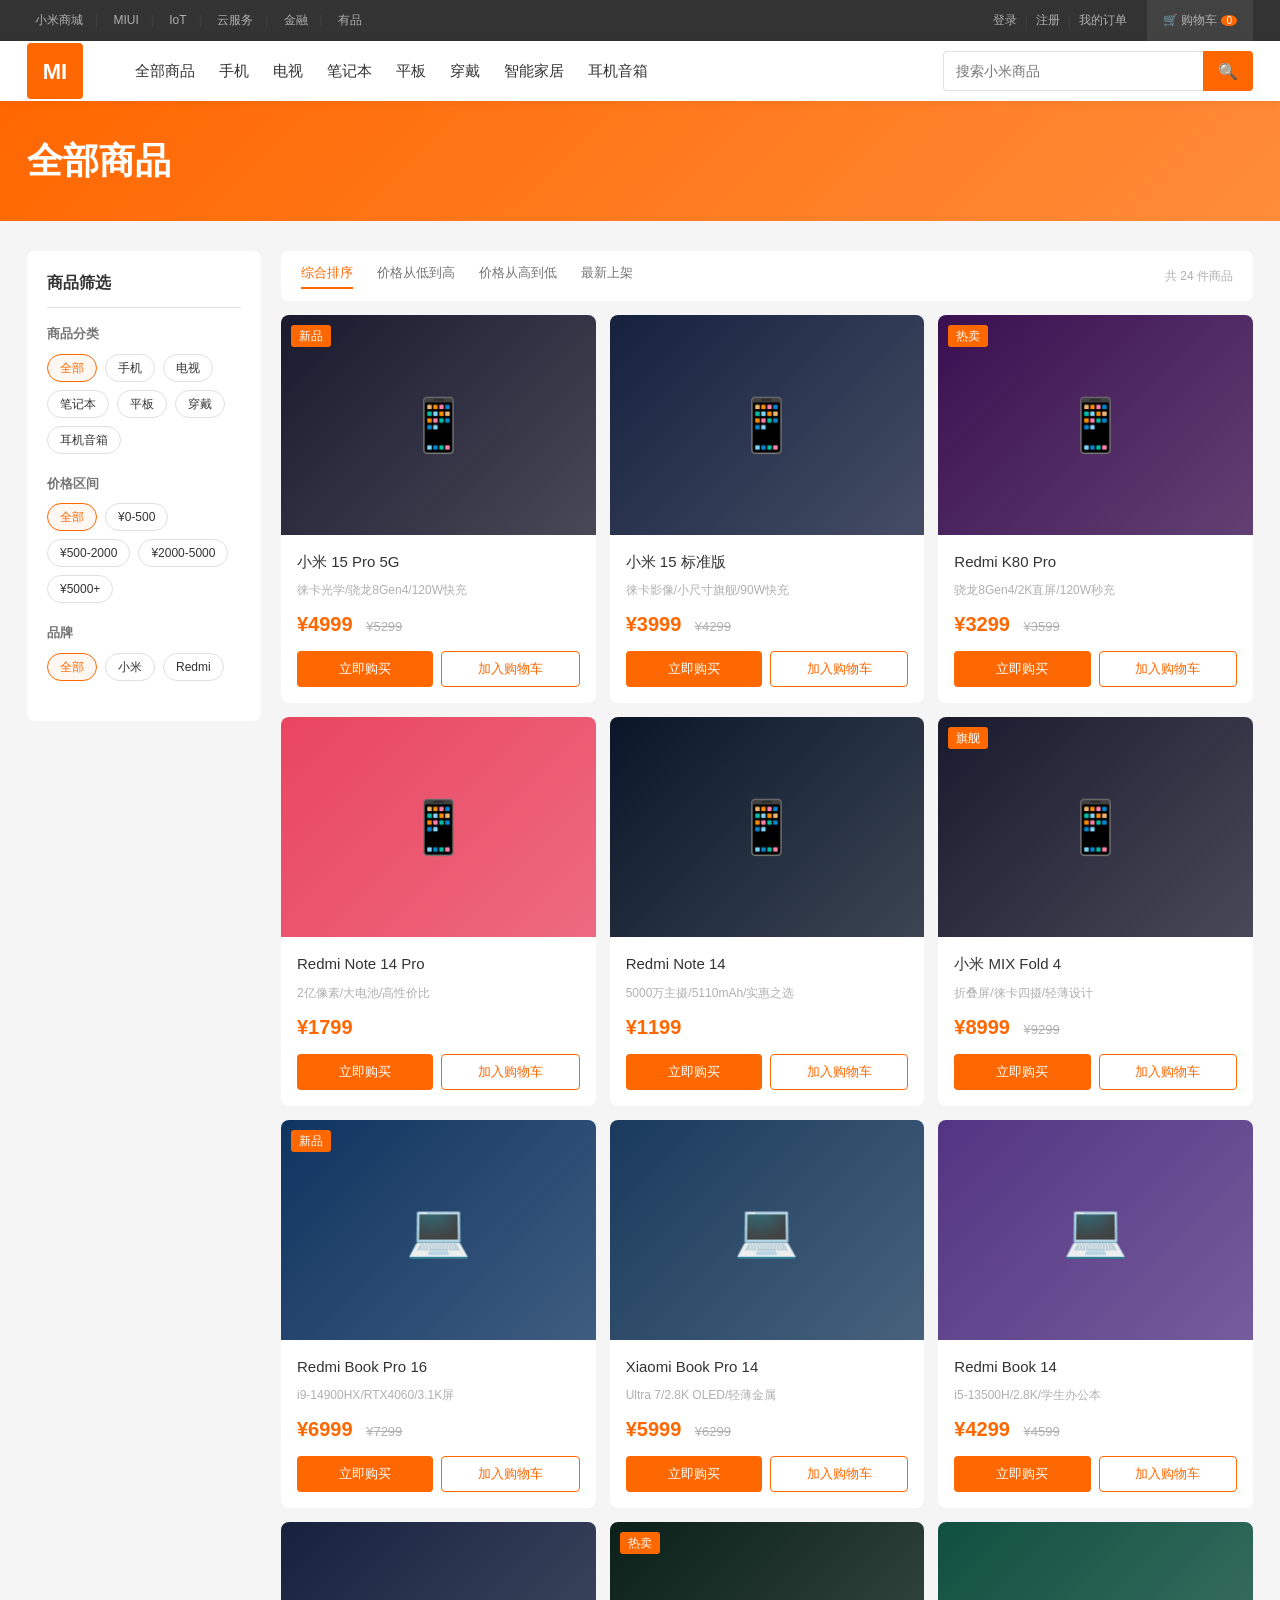
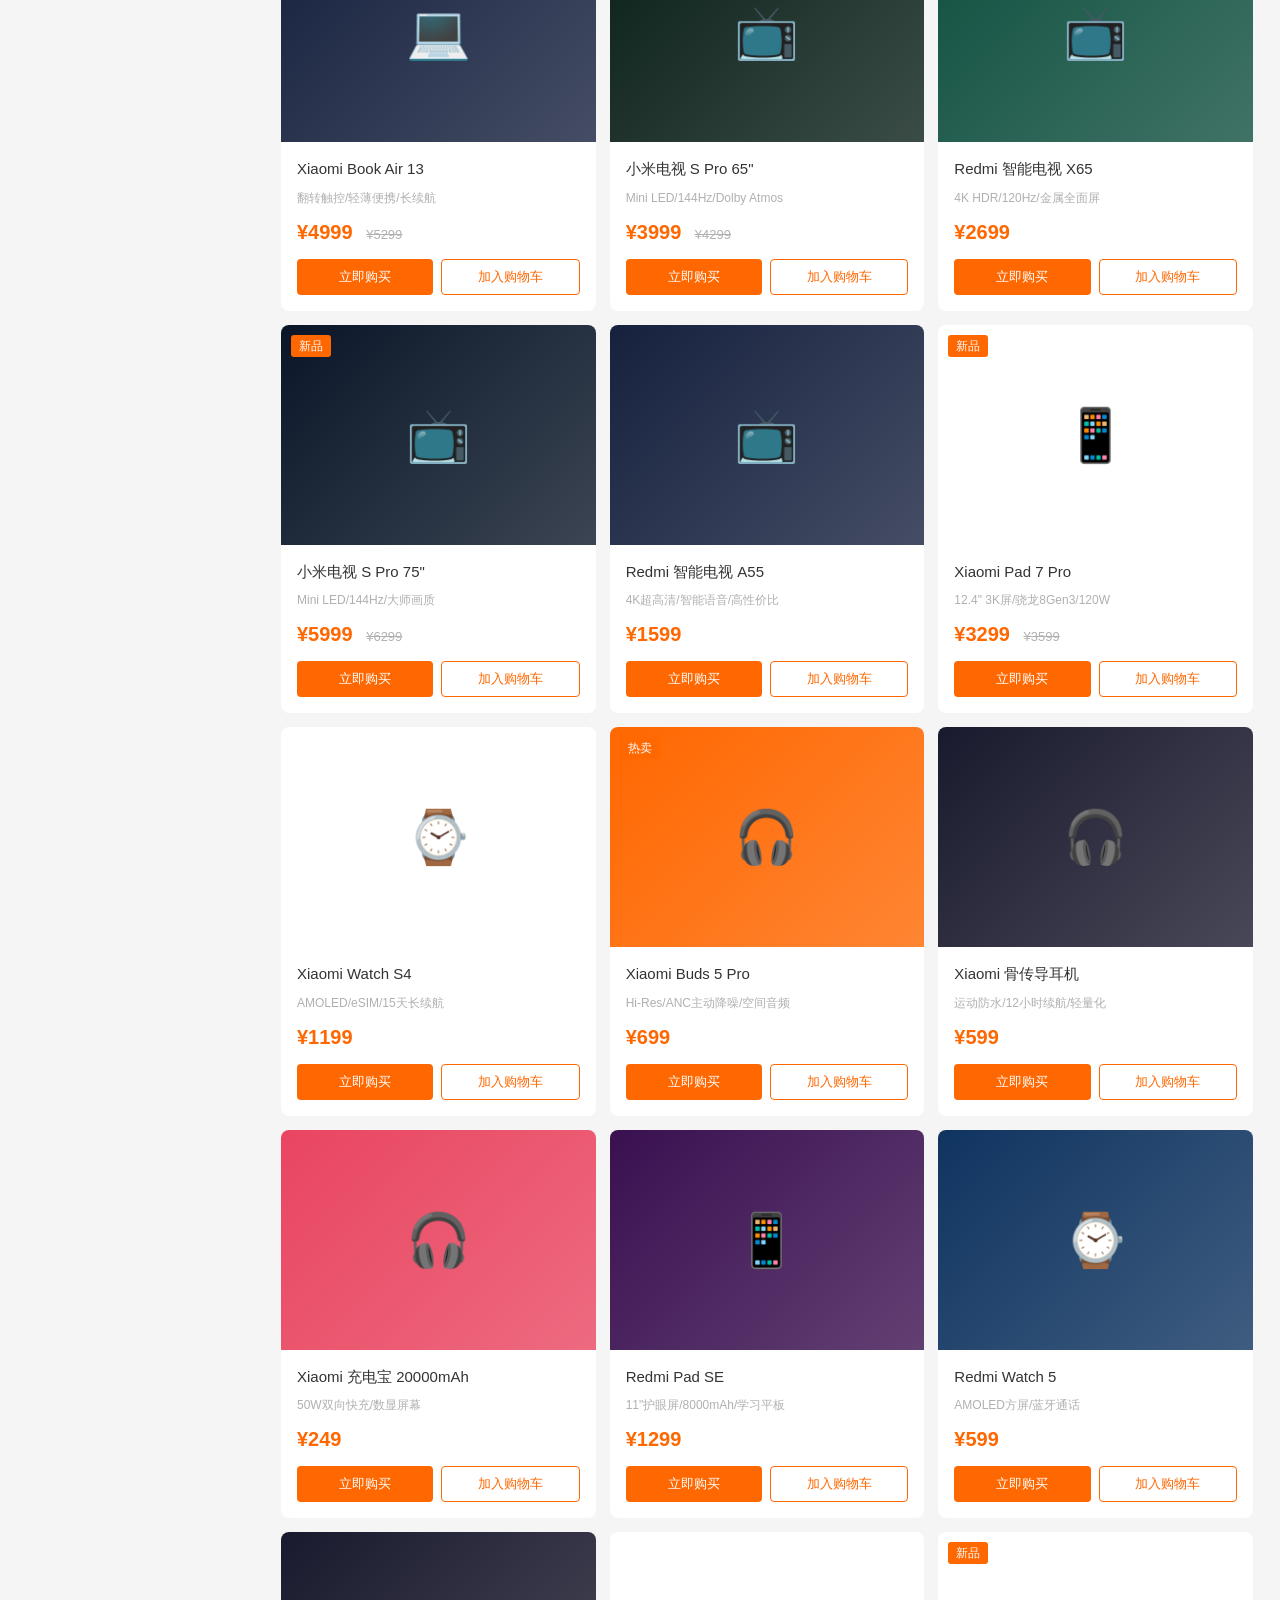
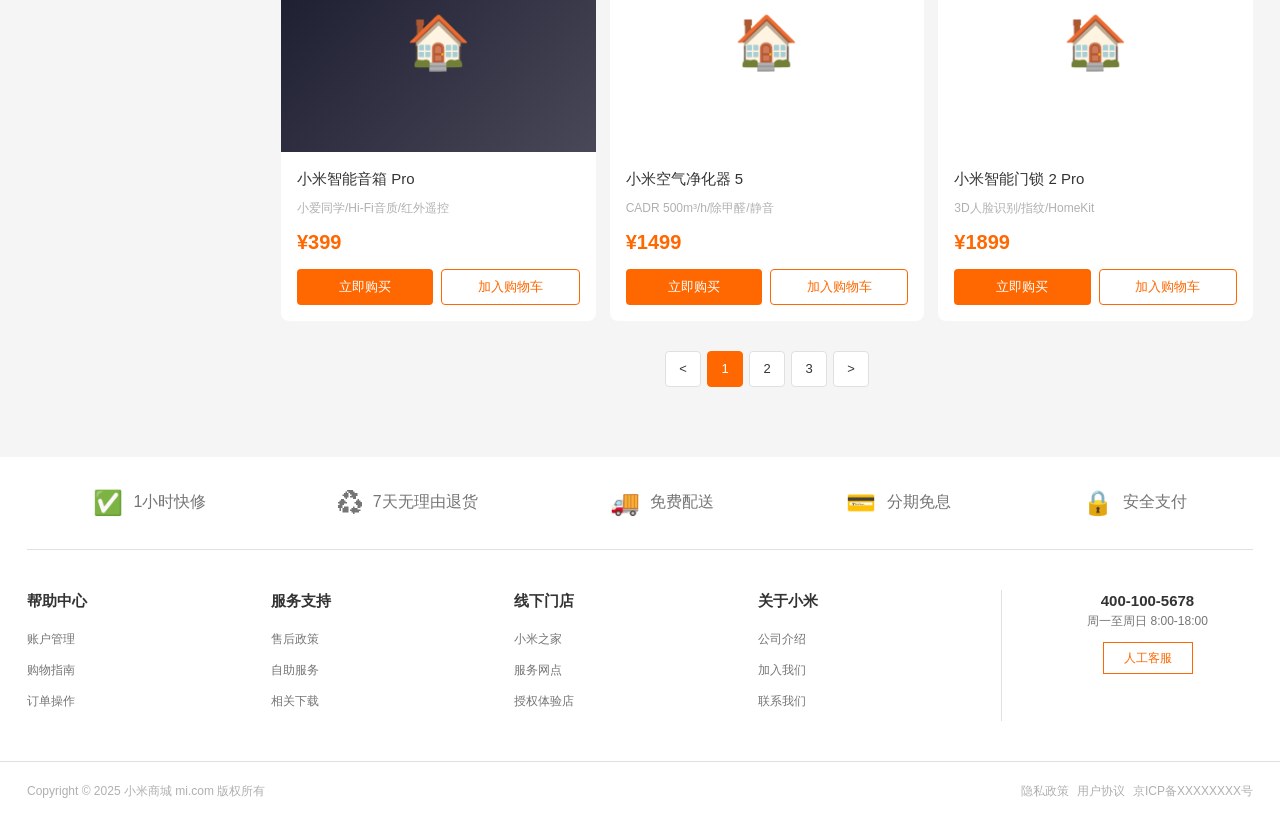
<file: products.html>
<!DOCTYPE html>
<html lang="zh-CN">
<head>
<meta charset="UTF-8">
<meta name="viewport" content="width=device-width, initial-scale=1.0">
<title>全部商品 - 小米商城</title>
<link rel="stylesheet" href="css/style.css">
</head>
<body>

<!-- 顶部栏 -->
<div class="top-bar">
  <div class="container">
    <div class="top-left">
      <a href="index.html">小米商城</a><span>|</span>
      <a href="javascript:;">MIUI</a><span>|</span>
      <a href="javascript:;">IoT</a><span>|</span>
      <a href="javascript:;">云服务</a><span>|</span>
      <a href="javascript:;">金融</a><span>|</span>
      <a href="javascript:;">有品</a>
    </div>
    <div class="top-right">
      <a href="login.html">登录</a><span style="color:#424242">|</span>
      <a href="login.html">注册</a><span style="color:#424242">|</span>
      <a href="user.html">我的订单</a>
      <a href="cart.html" class="cart-link">&#128722; 购物车<span class="cart-count" id="cartCount">0</span></a>
    </div>
  </div>
</div>

<!-- 主导航 -->
<header class="header">
  <div class="container">
    <div class="logo"><a href="index.html">MI</a></div>
    <ul class="nav-menu">
      <li><a href="products.html">全部商品</a>
        <ul class="dropdown">
          <li><a href="products.html?cat=phone">手机</a></li>
          <li><a href="products.html?cat=tv">电视</a></li>
          <li><a href="products.html?cat=laptop">笔记本</a></li>
          <li><a href="products.html?cat=pad">平板</a></li>
          <li><a href="products.html?cat=watch">智能穿戴</a></li>
          <li><a href="products.html?cat=audio">耳机音箱</a></li>
        </ul>
      </li>
      <li><a href="products.html?cat=phone">手机</a></li>
      <li><a href="products.html?cat=tv">电视</a></li>
      <li><a href="products.html?cat=laptop">笔记本</a></li>
      <li><a href="products.html?cat=pad">平板</a></li>
      <li><a href="products.html?cat=watch">穿戴</a></li>
      <li><a href="products.html?cat=home">智能家居</a></li>
      <li><a href="products.html?cat=audio">耳机音箱</a></li>
    </ul>
    <div class="header-search">
      <input type="text" placeholder="搜索小米商品">
      <button>&#128269;</button>
    </div>
  </div>
</header>

<div class="product-page">
  <!-- 小横幅 -->
  <div class="banner-sm"><div class="container"><h2>全部商品</h2></div></div>

  <div class="container product-main">
    <!-- 侧边筛选 -->
    <aside class="filter-sidebar">
      <h3>商品筛选</h3>

      <div class="filter-group">
        <h4>商品分类</h4>
        <div class="filter-options" id="catFilters">
          <span class="filter-opt active" data-cat="all">全部</span>
          <span class="filter-opt" data-cat="phone">手机</span>
          <span class="filter-opt" data-cat="tv">电视</span>
          <span class="filter-opt" data-cat="laptop">笔记本</span>
          <span class="filter-opt" data-cat="pad">平板</span>
          <span class="filter-opt" data-cat="watch">穿戴</span>
          <span class="filter-opt" data-cat="audio">耳机音箱</span>
        </div>
      </div>

      <div class="filter-group">
        <h4>价格区间</h4>
        <div class="filter-options" id="priceFilters">
          <span class="filter-opt active" data-price="all">全部</span>
          <span class="filter-opt" data-price="0-500">¥0-500</span>
          <span class="filter-opt" data-price="500-2000">¥500-2000</span>
          <span class="filter-opt" data-price="2000-5000">¥2000-5000</span>
          <span class="filter-opt" data-price="5000-99999">¥5000+</span>
        </div>
      </div>

      <div class="filter-group">
        <h4>品牌</h4>
        <div class="filter-options" id="brandFilters">
          <span class="filter-opt active" data-brand="all">全部</span>
          <span class="filter-opt" data-brand="xiaomi">小米</span>
          <span class="filter-opt" data-brand="redmi">Redmi</span>
        </div>
      </div>
    </aside>

    <!-- 商品列表 -->
    <div class="product-content">
      <div class="sort-bar">
        <div class="sort-tabs">
          <a href="javascript:;" class="active">综合排序</a>
          <a href="javascript:;">价格从低到高</a>
          <a href="javascript:;">价格从高到低</a>
          <a href="javascript:;">最新上架</a>
        </div>
        <span class="total" id="prodCount">共 24 件商品</span>
      </div>
      <div class="product-list" id="productList"></div>
      <div class="pagination">
        <a href="javascript:;">&lt;</a>
        <a href="javascript:;" class="active">1</a>
        <a href="javascript:;">2</a>
        <a href="javascript:;">3</a>
        <a href="javascript:;">&gt;</a>
      </div>
    </div>
  </div>
</div>

<!-- 页脚 -->
<footer class="footer">
  <div class="container">
    <div class="footer-service">
      <div class="service-item"><span class="icon">&#9989;</span> 1小时快修</div>
      <div class="service-item"><span class="icon">&#9851;</span> 7天无理由退货</div>
      <div class="service-item"><span class="icon">&#128666;</span> 免费配送</div>
      <div class="service-item"><span class="icon">&#128179;</span> 分期免息</div>
      <div class="service-item"><span class="icon">&#128274;</span> 安全支付</div>
    </div>
    <div class="footer-links">
      <div class="footer-col"><h4>帮助中心</h4><ul><li><a href="javascript:;">账户管理</a></li><li><a href="javascript:;">购物指南</a></li><li><a href="javascript:;">订单操作</a></li></ul></div>
      <div class="footer-col"><h4>服务支持</h4><ul><li><a href="javascript:;">售后政策</a></li><li><a href="javascript:;">自助服务</a></li><li><a href="javascript:;">相关下载</a></li></ul></div>
      <div class="footer-col"><h4>线下门店</h4><ul><li><a href="javascript:;">小米之家</a></li><li><a href="javascript:;">服务网点</a></li><li><a href="javascript:;">授权体验店</a></li></ul></div>
      <div class="footer-col"><h4>关于小米</h4><ul><li><a href="javascript:;">公司介绍</a></li><li><a href="javascript:;">加入我们</a></li><li><a href="javascript:;">联系我们</a></li></ul></div>
      <div class="footer-contact">
        <h4 style="font-size:15px;color:#333">400-100-5678</h4>
        <p class="contact-tip">周一至周日 8:00-18:00</p>
        <a href="javascript:;" class="btn-contact">人工客服</a>
      </div>
    </div>
  </div>
  <div class="footer-bottom">
    <div class="container" style="display:flex;justify-content:space-between">
      <span>Copyright &copy; 2025 小米商城 mi.com 版权所有</span>
      <span class="bottom-links"><a href="javascript:;">隐私政策</a><a href="javascript:;">用户协议</a><a href="javascript:;">京ICP备XXXXXXXX号</a></span>
    </div>
  </div>
</footer>

<script>
// 商品数据
var products = [
  {id:1,cat:'phone',brand:'xiaomi',name:'小米 15 Pro 5G',desc:'徕卡光学/骁龙8Gen4/120W快充',price:4999,color:'#1a1a2e',tag:'新品'},
  {id:2,cat:'phone',brand:'xiaomi',name:'小米 15 标准版',desc:'徕卡影像/小尺寸旗舰/90W快充',price:3999,color:'#16213e',tag:''},
  {id:3,cat:'phone',brand:'redmi',name:'Redmi K80 Pro',desc:'骁龙8Gen4/2K直屏/120W秒充',price:3299,color:'#3a1050',tag:'热卖'},
  {id:4,cat:'phone',brand:'redmi',name:'Redmi Note 14 Pro',desc:'2亿像素/大电池/高性价比',price:1799,color:'#e94560',tag:''},
  {id:5,cat:'phone',brand:'redmi',name:'Redmi Note 14',desc:'5000万主摄/5110mAh/实惠之选',price:1199,color:'#0a1628',tag:''},
  {id:6,cat:'phone',brand:'xiaomi',name:'小米 MIX Fold 4',desc:'折叠屏/徕卡四摄/轻薄设计',price:8999,color:'#1a1a2e',tag:'旗舰'},
  {id:7,cat:'laptop',brand:'redmi',name:'Redmi Book Pro 16',desc:'i9-14900HX/RTX4060/3.1K屏',price:6999,color:'#0f3460',tag:'新品'},
  {id:8,cat:'laptop',brand:'xiaomi',name:'Xiaomi Book Pro 14',desc:'Ultra 7/2.8K OLED/轻薄金属',price:5999,color:'#1a3a5c',tag:''},
  {id:9,cat:'laptop',brand:'redmi',name:'Redmi Book 14',desc:'i5-13500H/2.8K/学生办公本',price:4299,color:'#533483',tag:''},
  {id:10,cat:'laptop',brand:'xiaomi',name:'Xiaomi Book Air 13',desc:'翻转触控/轻薄便携/长续航',price:4999,color:'#16213e',tag:''},
  {id:11,cat:'tv',brand:'xiaomi',name:'小米电视 S Pro 65"',desc:'Mini LED/144Hz/Dolby Atmos',price:3999,color:'#0a2018',tag:'热卖'},
  {id:12,cat:'tv',brand:'redmi',name:'Redmi 智能电视 X65',desc:'4K HDR/120Hz/金属全面屏',price:2699,color:'#105040',tag:''},
  {id:13,cat:'tv',brand:'xiaomi',name:'小米电视 S Pro 75"',desc:'Mini LED/144Hz/大师画质',price:5999,color:'#0a1628',tag:'新品'},
  {id:14,cat:'tv',brand:'redmi',name:'Redmi 智能电视 A55',desc:'4K超高清/智能语音/高性价比',price:1599,color:'#16213e',tag:''},
  {id:15,cat:'pad',brand:'xiaomi',name:'Xiaomi Pad 7 Pro',desc:'12.4" 3K屏/骁龙8Gen3/120W',price:3299,color:'#333',tag:'新品'},
  {id:16,cat:'watch',brand:'xiaomi',name:'Xiaomi Watch S4',desc:'AMOLED/eSIM/15天长续航',price:1199,color:'#444',tag:''},
  {id:17,cat:'audio',brand:'xiaomi',name:'Xiaomi Buds 5 Pro',desc:'Hi-Res/ANC主动降噪/空间音频',price:699,color:'#ff6700',tag:'热卖'},
  {id:18,cat:'audio',brand:'xiaomi',name:'Xiaomi 骨传导耳机',desc:'运动防水/12小时续航/轻量化',price:599,color:'#1a1a2e',tag:''},
  {id:19,cat:'audio',brand:'xiaomi',name:'Xiaomi 充电宝 20000mAh',desc:'50W双向快充/数显屏幕',price:249,color:'#e94560',tag:''},
  {id:20,cat:'pad',brand:'redmi',name:'Redmi Pad SE',desc:'11"护眼屏/8000mAh/学习平板',price:1299,color:'#3a1050',tag:''},
  {id:21,cat:'watch',brand:'redmi',name:'Redmi Watch 5',desc:'AMOLED方屏/蓝牙通话',price:599,color:'#0f3460',tag:''},
  {id:22,cat:'home',brand:'xiaomi',name:'小米智能音箱 Pro',desc:'小爱同学/Hi-Fi音质/红外遥控',price:399,color:'#1a1a2e',tag:''},
  {id:23,cat:'home',brand:'xiaomi',name:'小米空气净化器 5',desc:'CADR 500m³/h/除甲醛/静音',price:1499,color:'#fff',tag:''},
  {id:24,cat:'home',brand:'xiaomi',name:'小米智能门锁 2 Pro',desc:'3D人脸识别/指纹/HomeKit',price:1899,color:'#333',tag:'新品'}
];

function renderProducts(filtered) {
  var list = document.getElementById('productList');
  list.innerHTML = filtered.map(function(p) {
    var oldPrice = p.price < 3000 ? '' : '<span class="old">¥' + (p.price + 300) + '</span>';
    return '<div class="product-card" onclick="location.href=\'detail.html?id=' + p.id + '\'">' +
      '<div class="prod-img" style="background:linear-gradient(135deg,' + p.color + ',' + p.color + 'cc)">' +
        (p.tag ? '<span class="prod-tag">' + p.tag + '</span>' : '') +
        (p.cat==='phone'?'📱':p.cat==='laptop'?'💻':p.cat==='tv'?'📺':p.cat==='pad'?'📱':p.cat==='watch'?'⌚':p.cat==='audio'?'🎧':'🏠') +
      '</div>' +
      '<div class="prod-info">' +
        '<h4>' + p.name + '</h4>' +
        '<p class="prod-desc">' + p.desc + '</p>' +
        '<span class="prod-price">¥' + p.price + ' ' + oldPrice + '</span>' +
        '<div class="prod-actions">' +
          '<button class="btn-buy" onclick="event.stopPropagation();App.addToCart({id:\'pl' + p.id + '\',name:\'' + p.name + '\',spec:\'默认规格\',price:' + p.price + ',img:\'' + p.color + '\'})">立即购买</button>' +
          '<button class="btn-cart" onclick="event.stopPropagation();App.addToCart({id:\'pl' + p.id + '\',name:\'' + p.name + '\',spec:\'默认规格\',price:' + p.price + ',img:\'' + p.color + '\'})">加入购物车</button>' +
        '</div>' +
      '</div>' +
    '</div>';
  }).join('');
  document.getElementById('prodCount').textContent = '共 ' + filtered.length + ' 件商品';
}

function applyFilters() {
  var activeCat = document.querySelector('#catFilters .active');
  var activePrice = document.querySelector('#priceFilters .active');
  var activeBrand = document.querySelector('#brandFilters .active');
  var cat = activeCat ? activeCat.dataset.cat : 'all';
  var priceRange = activePrice ? activePrice.dataset.price : 'all';
  var brand = activeBrand ? activeBrand.dataset.brand : 'all';

  var filtered = products.filter(function(p) {
    if (cat !== 'all' && p.cat !== cat) return false;
    if (brand !== 'all' && p.brand !== brand) return false;
    if (priceRange !== 'all') {
      var parts = priceRange.split('-');
      if (p.price < parseInt(parts[0]) || p.price > parseInt(parts[1])) return false;
    }
    return true;
  });
  renderProducts(filtered);
}

document.querySelectorAll('.filter-options').forEach(function(group) {
  group.addEventListener('click', function(e) {
    if (e.target.classList.contains('filter-opt')) {
      group.querySelectorAll('.filter-opt').forEach(function(o) { o.classList.remove('active'); });
      e.target.classList.add('active');
      applyFilters();
    }
  });
});

// URL参数预选
var urlParams = new URLSearchParams(window.location.search);
var initCat = urlParams.get('cat');
if (initCat) {
  document.querySelectorAll('#catFilters .filter-opt').forEach(function(opt) {
    opt.classList.toggle('active', opt.dataset.cat === initCat);
  });
}
applyFilters();
</script>
<script src="js/main.js"></script>
</body>
</html>
</file>
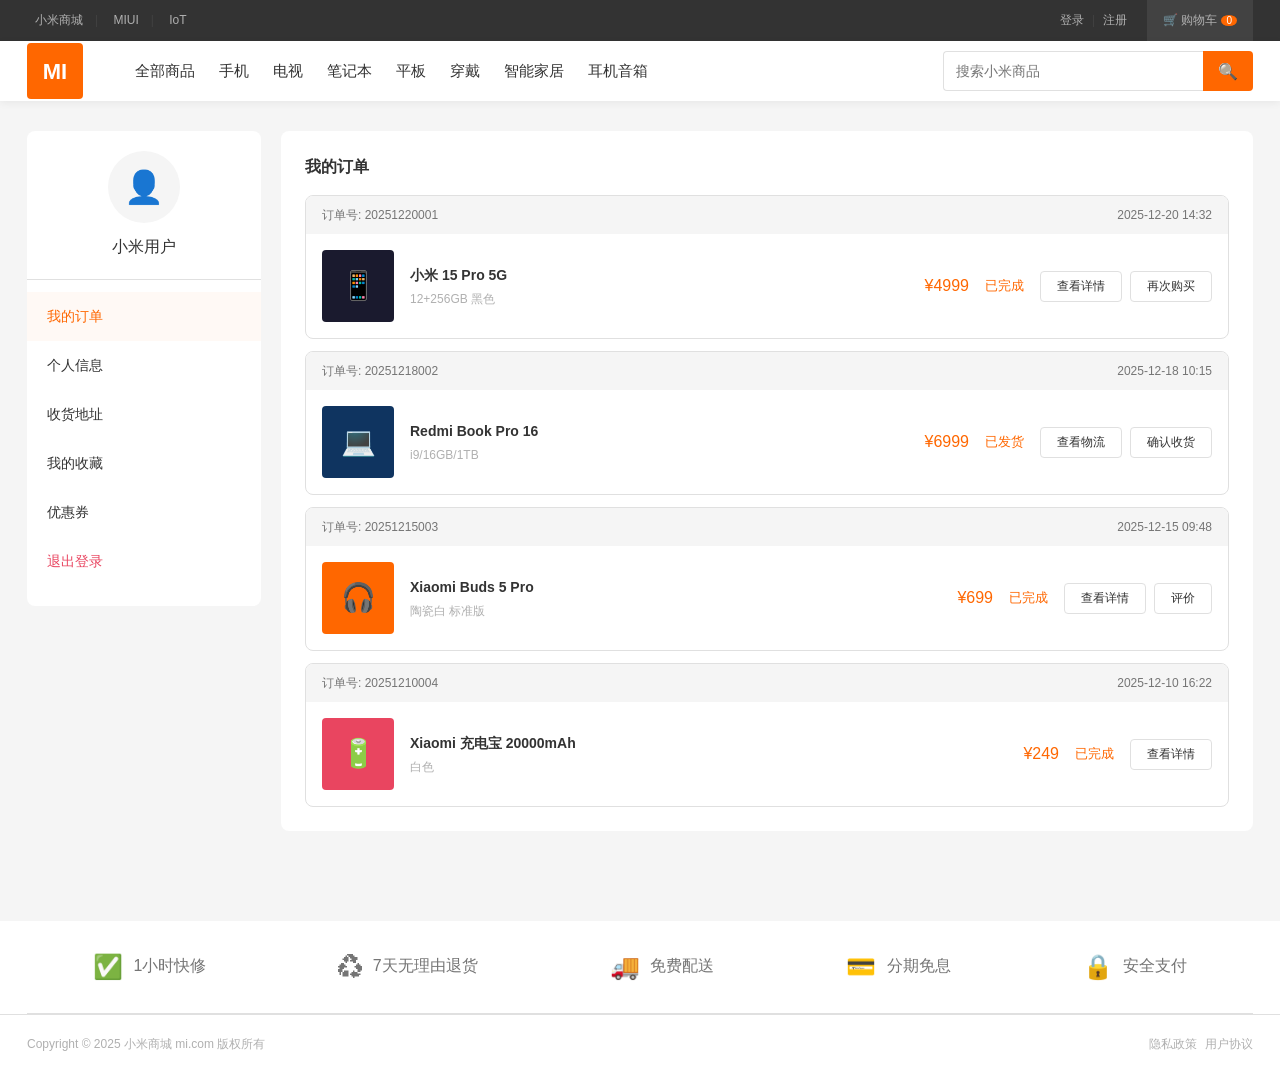
<file: user.html>
<!DOCTYPE html>
<html lang="zh-CN">
<head>
<meta charset="UTF-8">
<meta name="viewport" content="width=device-width, initial-scale=1.0">
<title>个人中心 - 小米商城</title>
<link rel="stylesheet" href="css/style.css">
</head>
<body>

<div class="top-bar">
  <div class="container">
    <div class="top-left">
      <a href="index.html">小米商城</a><span>|</span>
      <a href="javascript:;">MIUI</a><span>|</span>
      <a href="javascript:;">IoT</a>
    </div>
    <div class="top-right">
      <a href="login.html">登录</a><span style="color:#424242">|</span>
      <a href="login.html">注册</a>
      <a href="cart.html" class="cart-link">&#128722; 购物车<span class="cart-count" id="cartCount">0</span></a>
    </div>
  </div>
</div>

<header class="header">
  <div class="container">
    <div class="logo"><a href="index.html">MI</a></div>
    <ul class="nav-menu">
      <li><a href="products.html">全部商品</a></li>
      <li><a href="products.html?cat=phone">手机</a></li>
      <li><a href="products.html?cat=tv">电视</a></li>
      <li><a href="products.html?cat=laptop">笔记本</a></li>
      <li><a href="products.html?cat=pad">平板</a></li>
      <li><a href="products.html?cat=watch">穿戴</a></li>
      <li><a href="products.html?cat=home">智能家居</a></li>
      <li><a href="products.html?cat=audio">耳机音箱</a></li>
    </ul>
    <div class="header-search">
      <input type="text" placeholder="搜索小米商品">
      <button>&#128269;</button>
    </div>
  </div>
</header>

<div class="user-page">
  <div class="container user-main">

    <!-- 左侧导航 -->
    <aside class="user-sidebar">
      <div class="user-avatar">
        <div class="avatar-img">&#128100;</div>
        <div class="user-name">小米用户</div>
      </div>
      <nav class="user-menu">
        <a href="javascript:;" class="active" data-tab="orders">我的订单</a>
        <a href="javascript:;" data-tab="profile">个人信息</a>
        <a href="javascript:;" data-tab="address">收货地址</a>
        <a href="javascript:;" data-tab="fav">我的收藏</a>
        <a href="javascript:;" data-tab="coupon">优惠券</a>
        <a href="login.html" style="color:#e94560">退出登录</a>
      </nav>
    </aside>

    <!-- 右侧内容 -->
    <div class="user-content">

      <!-- 我的订单 -->
      <div class="user-card tab-panel active" id="panel-orders">
        <h3>我的订单</h3>
        <div class="order-list">
          <div class="order-item">
            <div class="order-header">
              <span>订单号: 20251220001</span><span>2025-12-20 14:32</span>
            </div>
            <div class="order-body">
              <div class="order-img" style="background:#1a1a2e">&#128241;</div>
              <div class="order-info">
                <h4>小米 15 Pro 5G</h4>
                <p>12+256GB 黑色</p>
              </div>
              <div class="order-price">¥4999</div>
              <div class="order-status">已完成</div>
              <div class="order-actions">
                <button class="btn btn-outline-sm">查看详情</button>
                <button class="btn btn-outline-sm">再次购买</button>
              </div>
            </div>
          </div>

          <div class="order-item">
            <div class="order-header">
              <span>订单号: 20251218002</span><span>2025-12-18 10:15</span>
            </div>
            <div class="order-body">
              <div class="order-img" style="background:#0f3460">&#128187;</div>
              <div class="order-info">
                <h4>Redmi Book Pro 16</h4>
                <p>i9/16GB/1TB</p>
              </div>
              <div class="order-price">¥6999</div>
              <div class="order-status">已发货</div>
              <div class="order-actions">
                <button class="btn btn-outline-sm">查看物流</button>
                <button class="btn btn-outline-sm">确认收货</button>
              </div>
            </div>
          </div>

          <div class="order-item">
            <div class="order-header">
              <span>订单号: 20251215003</span><span>2025-12-15 09:48</span>
            </div>
            <div class="order-body">
              <div class="order-img" style="background:#ff6700">&#127911;</div>
              <div class="order-info">
                <h4>Xiaomi Buds 5 Pro</h4>
                <p>陶瓷白 标准版</p>
              </div>
              <div class="order-price">¥699</div>
              <div class="order-status">已完成</div>
              <div class="order-actions">
                <button class="btn btn-outline-sm">查看详情</button>
                <button class="btn btn-outline-sm">评价</button>
              </div>
            </div>
          </div>

          <div class="order-item">
            <div class="order-header">
              <span>订单号: 20251210004</span><span>2025-12-10 16:22</span>
            </div>
            <div class="order-body">
              <div class="order-img" style="background:#e94560">&#128267;</div>
              <div class="order-info">
                <h4>Xiaomi 充电宝 20000mAh</h4>
                <p>白色</p>
              </div>
              <div class="order-price">¥249</div>
              <div class="order-status">已完成</div>
              <div class="order-actions">
                <button class="btn btn-outline-sm">查看详情</button>
              </div>
            </div>
          </div>
        </div>
      </div>

      <!-- 个人信息 -->
      <div class="user-card tab-panel" id="panel-profile" style="display:none">
        <h3>个人信息</h3>
        <table style="width:100%;border-collapse:collapse">
          <tr><td style="padding:14px 0;border-bottom:1px solid #f0f0f0;color:#999;width:120px">昵称</td><td style="padding:14px 0;border-bottom:1px solid #f0f0f0">小米用户</td></tr>
          <tr><td style="padding:14px 0;border-bottom:1px solid #f0f0f0;color:#999">手机号</td><td style="padding:14px 0;border-bottom:1px solid #f0f0f0">138****8888</td></tr>
          <tr><td style="padding:14px 0;border-bottom:1px solid #f0f0f0;color:#999">邮箱</td><td style="padding:14px 0;border-bottom:1px solid #f0f0f0">mi***@xiaomi.com</td></tr>
          <tr><td style="padding:14px 0;border-bottom:1px solid #f0f0f0;color:#999">注册时间</td><td style="padding:14px 0;border-bottom:1px solid #f0f0f0">2024-03-15</td></tr>
        </table>
      </div>

      <!-- 收货地址 -->
      <div class="user-card tab-panel" id="panel-address" style="display:none">
        <h3>收货地址</h3>
        <div style="display:grid;grid-template-columns:1fr 1fr;gap:14px;margin-bottom:16px">
          <div style="border:1px solid #ff6700;border-radius:8px;padding:16px;position:relative">
            <span style="position:absolute;top:8px;right:12px;background:#ff6700;color:#fff;font-size:11px;padding:1px 8px;border-radius:2px">默认</span>
            <p style="font-weight:500;margin-bottom:6px">张三 138****8888</p>
            <p style="font-size:13px;color:#999">北京市海淀区中关村大街 XX号 小米科技园</p>
          </div>
          <div style="border:1px solid #e0e0e0;border-radius:8px;padding:16px;display:flex;align-items:center;justify-content:center;color:#999;cursor:pointer">
            + 新增地址
          </div>
        </div>
      </div>

      <!-- 我的收藏 -->
      <div class="user-card tab-panel" id="panel-fav" style="display:none">
        <h3>我的收藏</h3>
        <div style="display:grid;grid-template-columns:repeat(3,1fr);gap:14px">
          <div class="product-card" onclick="location.href='detail.html?id=1'">
            <div class="prod-img" style="background:linear-gradient(135deg,#1a1a2e,#0f3460)">&#128241;</div>
            <div class="prod-info"><h4>小米 15 Pro 5G</h4><span class="prod-price">¥4999</span></div>
          </div>
          <div class="product-card" onclick="location.href='detail.html?id=16'">
            <div class="prod-img" style="background:linear-gradient(135deg,#333,#555)">&#8986;</div>
            <div class="prod-info"><h4>Xiaomi Watch S4</h4><span class="prod-price">¥1199</span></div>
          </div>
          <div class="product-card" onclick="location.href='detail.html?id=17'">
            <div class="prod-img" style="background:linear-gradient(135deg,#ff6700,#ff8c3a)">&#127911;</div>
            <div class="prod-info"><h4>Xiaomi Buds 5 Pro</h4><span class="prod-price">¥699</span></div>
          </div>
        </div>
      </div>

      <!-- 优惠券 -->
      <div class="user-card tab-panel" id="panel-coupon" style="display:none">
        <h3>优惠券</h3>
        <div style="display:grid;grid-template-columns:repeat(3,1fr);gap:14px">
          <div style="background:linear-gradient(135deg,#ff6700,#ff8c3a);border-radius:8px;padding:20px;color:#fff">
            <p style="font-size:28px;font-weight:bold;margin-bottom:4px">¥50</p>
            <p style="font-size:13px;opacity:.9">满 1000 可用</p>
            <p style="font-size:11px;opacity:.7;margin-top:8px">有效期至 2025-12-31</p>
          </div>
          <div style="background:linear-gradient(135deg,#1a1a2e,#333);border-radius:8px;padding:20px;color:#fff">
            <p style="font-size:28px;font-weight:bold;margin-bottom:4px">¥100</p>
            <p style="font-size:13px;opacity:.9">满 2000 可用</p>
            <p style="font-size:11px;opacity:.7;margin-top:8px">有效期至 2025-12-31</p>
          </div>
          <div style="background:linear-gradient(135deg,#e94560,#ff6700);border-radius:8px;padding:20px;color:#fff">
            <p style="font-size:28px;font-weight:bold;margin-bottom:4px">¥200</p>
            <p style="font-size:13px;opacity:.9">满 5000 可用</p>
            <p style="font-size:11px;opacity:.7;margin-top:8px">有效期至 2026-06-30</p>
          </div>
        </div>
      </div>

    </div>
  </div>
</div>

<footer class="footer">
  <div class="container">
    <div class="footer-service">
      <div class="service-item"><span class="icon">&#9989;</span> 1小时快修</div>
      <div class="service-item"><span class="icon">&#9851;</span> 7天无理由退货</div>
      <div class="service-item"><span class="icon">&#128666;</span> 免费配送</div>
      <div class="service-item"><span class="icon">&#128179;</span> 分期免息</div>
      <div class="service-item"><span class="icon">&#128274;</span> 安全支付</div>
    </div>
  </div>
  <div class="footer-bottom">
    <div class="container" style="display:flex;justify-content:space-between">
      <span>Copyright &copy; 2025 小米商城 mi.com 版权所有</span>
      <span class="bottom-links"><a href="javascript:;">隐私政策</a><a href="javascript:;">用户协议</a></span>
    </div>
  </div>
</footer>

<script>
// 侧边栏 Tab 切换
document.querySelectorAll('.user-menu a[data-tab]').forEach(function(link) {
  link.addEventListener('click', function(e) {
    e.preventDefault();
    document.querySelectorAll('.user-menu a[data-tab]').forEach(function(l) { l.classList.remove('active'); });
    link.classList.add('active');
    var tab = link.dataset.tab;
    document.querySelectorAll('.tab-panel').forEach(function(p) { p.style.display = 'none'; });
    var panel = document.getElementById('panel-' + tab);
    if (panel) panel.style.display = 'block';
  });
});
</script>
<script src="js/main.js"></script>
</body>
</html>
</file>
<file: css/style.css>
/* ========== CSS Reset & Variables ========== */
:root {
  --primary: #ff6700;
  --primary-dark: #e55b00;
  --primary-light: #ff8c3a;
  --dark: #333;
  --gray-1: #f5f5f5;
  --gray-2: #e0e0e0;
  --gray-3: #b0b0b0;
  --gray-4: #757575;
  --white: #fff;
  --shadow: 0 2px 12px rgba(0,0,0,.08);
  --shadow-hover: 0 8px 30px rgba(0,0,0,.15);
  --radius: 8px;
  --transition: all .3s ease;
  --max-width: 1226px;
  --nav-height: 60px;
}

* { margin: 0; padding: 0; box-sizing: border-box; }
html { scroll-behavior: smooth; }
body { font: 14px/1.5 "Helvetica Neue", "PingFang SC", "Microsoft YaHei", sans-serif; color: var(--dark); background: var(--gray-1); min-width: 1226px; }
a { text-decoration: none; color: inherit; }
ul, ol { list-style: none; }
img { display: block; max-width: 100%; }
button { cursor: pointer; border: none; outline: none; }
input, textarea, select { outline: none; border: 1px solid var(--gray-2); border-radius: 4px; font: inherit; }

/* ========== Top Bar ========== */
.top-bar { background: var(--dark); color: var(--gray-3); font-size: 12px; line-height: 40px; }
.top-bar .container { display: flex; justify-content: space-between; }
.top-bar .top-left a { color: var(--gray-3); padding: 0 8px; }
.top-bar .top-left a:hover { color: var(--white); }
.top-bar .top-left span { color: #424242; margin: 0 4px; }
.top-bar .top-right { display: flex; }
.top-bar .top-right a { color: var(--gray-3); padding: 0 8px; }
.top-bar .top-right a:hover { color: var(--white); }
.top-bar .cart-link { background: #424242; padding: 0 16px !important; margin-left: 12px; position: relative; }
.top-bar .cart-link:hover { background: var(--white); color: var(--primary) !important; }
.top-bar .cart-count { background: var(--primary); color: var(--white); border-radius: 50%; padding: 0 5px; font-size: 10px; margin-left: 4px; }

/* ========== Container ========== */
.container { width: var(--max-width); margin: 0 auto; }

/* ========== Header / Nav ========== */
.header { background: var(--white); position: sticky; top: 0; z-index: 1000; box-shadow: 0 2px 8px rgba(0,0,0,.06); }
.header .container { display: flex; align-items: center; height: var(--nav-height); position: relative; }
.header .logo { width: 56px; height: 56px; background: var(--primary); display: flex; align-items: center; justify-content: center; border-radius: 4px; flex-shrink: 0; }
.header .logo a { color: var(--white); font-size: 22px; font-weight: bold; display: block; padding: 0 8px; }
.header .nav-menu { display: flex; margin-left: 40px; height: 100%; }
.header .nav-menu > li { position: relative; padding: 0 12px; height: 100%; display: flex; align-items: center; }
.header .nav-menu > li > a { font-size: 15px; color: var(--dark); transition: var(--transition); }
.header .nav-menu > li:hover > a { color: var(--primary); }
.header .nav-menu > li .dropdown { display: none; position: absolute; top: 100%; left: 0; background: var(--white); box-shadow: var(--shadow-hover); width: 200px; z-index: 100; border-top: 2px solid var(--primary); }
.header .nav-menu > li:hover .dropdown { display: block; }
.header .nav-menu .dropdown li a { display: block; padding: 10px 20px; font-size: 13px; transition: var(--transition); }
.header .nav-menu .dropdown li a:hover { background: var(--gray-1); color: var(--primary); }
.header .header-search { margin-left: auto; display: flex; }
.header .header-search input { width: 260px; height: 40px; padding: 0 12px; border: 1px solid var(--gray-2); border-right: none; border-radius: 4px 0 0 4px; transition: var(--transition); }
.header .header-search input:focus { border-color: var(--primary); }
.header .header-search button { width: 50px; height: 40px; background: var(--primary); color: var(--white); font-size: 16px; border-radius: 0 4px 4px 0; transition: var(--transition); }
.header .header-search button:hover { background: var(--primary-dark); }

/* ========== Banner / Carousel ========== */
.banner { position: relative; overflow: hidden; height: 460px; }
.banner .slides { display: flex; transition: transform .6s ease; height: 100%; }
.banner .slide { min-width: 100%; height: 100%; display: flex; align-items: center; justify-content: center; color: var(--white); font-size: 32px; }
.banner .slide:nth-child(1) { background: linear-gradient(135deg, #1a1a2e, #16213e); }
.banner .slide:nth-child(2) { background: linear-gradient(135deg, #0f3460, #533483); }
.banner .slide:nth-child(3) { background: linear-gradient(135deg, #e94560, #0f3460); }
.banner .slide-content { text-align: center; }
.banner .slide-content h2 { font-size: 42px; margin-bottom: 12px; }
.banner .slide-content p { font-size: 18px; opacity: .85; margin-bottom: 24px; }
.banner .slide-content .btn { display: inline-block; padding: 12px 36px; background: var(--primary); color: var(--white); border-radius: 24px; font-size: 16px; transition: var(--transition); }
.banner .slide-content .btn:hover { background: var(--primary-dark); transform: translateY(-2px); }
.banner .banner-arrow { position: absolute; top: 50%; transform: translateY(-50%); width: 48px; height: 48px; background: rgba(0,0,0,.3); color: var(--white); font-size: 20px; display: flex; align-items: center; justify-content: center; border-radius: 50%; cursor: pointer; transition: var(--transition); z-index: 10; }
.banner .banner-arrow:hover { background: rgba(0,0,0,.6); }
.banner .banner-prev { left: 24px; }
.banner .banner-next { right: 24px; }
.banner .banner-dots { position: absolute; bottom: 20px; left: 50%; transform: translateX(-50%); display: flex; gap: 10px; }
.banner .banner-dots .dot { width: 10px; height: 10px; border-radius: 50%; background: rgba(255,255,255,.4); cursor: pointer; transition: var(--transition); border: 2px solid rgba(255,255,255,.3); }
.banner .banner-dots .dot.active { background: var(--white); border-color: var(--white); }

/* ========== Section Title ========== */
.section { padding: 40px 0; }
.section .section-hd { display: flex; justify-content: space-between; align-items: center; margin-bottom: 20px; }
.section .section-hd h2 { font-size: 24px; font-weight: 500; color: var(--dark); }
.section .section-hd .more { font-size: 14px; color: var(--gray-4); transition: var(--transition); }
.section .section-hd .more:hover { color: var(--primary); }

/* ========== Category Cards ========== */
.categories { display: grid; grid-template-columns: repeat(6, 1fr); gap: 14px; }
.cat-card { background: var(--white); text-align: center; padding: 24px 12px; border-radius: var(--radius); transition: var(--transition); cursor: pointer; }
.cat-card:hover { box-shadow: var(--shadow-hover); transform: translateY(-4px); color: var(--primary); }
.cat-card .cat-icon { width: 56px; height: 56px; margin: 0 auto 12px; background: var(--gray-1); border-radius: 50%; display: flex; align-items: center; justify-content: center; font-size: 24px; }
.cat-card:hover .cat-icon { background: var(--primary); color: var(--white); }
.cat-card h4 { font-size: 14px; font-weight: 500; }

/* ========== Product Grid ========== */
.product-grid { display: grid; grid-template-columns: repeat(4, 1fr); gap: 14px; }
.product-card { background: var(--white); border-radius: var(--radius); overflow: hidden; transition: var(--transition); cursor: pointer; }
.product-card:hover { box-shadow: var(--shadow-hover); transform: translateY(-4px); }
.product-card .prod-img { width: 100%; height: 220px; display: flex; align-items: center; justify-content: center; font-size: 52px; color: var(--white); position: relative; overflow: hidden; }
.product-card .prod-img .prod-tag { position: absolute; top: 10px; left: 10px; background: var(--primary); color: var(--white); font-size: 12px; padding: 2px 8px; border-radius: 3px; }
.product-card .prod-info { padding: 16px; }
.product-card .prod-info h4 { font-size: 15px; font-weight: 500; margin-bottom: 8px; white-space: nowrap; overflow: hidden; text-overflow: ellipsis; }
.product-card .prod-info .prod-desc { font-size: 12px; color: var(--gray-3); margin-bottom: 10px; }
.product-card .prod-info .prod-price { color: var(--primary); font-size: 20px; font-weight: bold; }
.product-card .prod-info .prod-price .old { color: var(--gray-3); font-size: 13px; text-decoration: line-through; font-weight: normal; margin-left: 8px; }
.product-card .prod-info .prod-actions { margin-top: 12px; display: flex; gap: 8px; }
.product-card .prod-info .prod-actions button { flex: 1; padding: 8px 0; border-radius: 4px; font-size: 13px; transition: var(--transition); }
.product-card .prod-info .btn-buy { background: var(--primary); color: var(--white); }
.product-card .prod-info .btn-buy:hover { background: var(--primary-dark); }
.product-card .prod-info .btn-cart { background: var(--white); color: var(--primary); border: 1px solid var(--primary) !important; }
.product-card .prod-info .btn-cart:hover { background: var(--primary); color: var(--white); }

/* ========== Home Banner Row ========== */
.home-promo { display: grid; grid-template-columns: 1fr 1fr; gap: 14px; margin-bottom: 14px; }
.home-promo .promo-big { background: linear-gradient(135deg, #667eea, #764ba2); border-radius: var(--radius); padding: 40px; color: var(--white); display: flex; flex-direction: column; justify-content: center; min-height: 200px; }
.home-promo .promo-big h3 { font-size: 28px; margin-bottom: 8px; }
.home-promo .promo-big p { font-size: 15px; opacity: .8; margin-bottom: 16px; }
.home-promo .promo-big .btn { display: inline-block; padding: 10px 24px; border: 2px solid var(--white); color: var(--white); border-radius: 24px; width: fit-content; transition: var(--transition); }
.home-promo .promo-big .btn:hover { background: var(--white); color: #667eea; }
.home-promo .promo-small { display: grid; grid-template-columns: 1fr 1fr; gap: 14px; }
.home-promo .promo-item { background: var(--white); border-radius: var(--radius); padding: 24px; display: flex; flex-direction: column; justify-content: center; align-items: center; text-align: center; transition: var(--transition); }
.home-promo .promo-item:hover { box-shadow: var(--shadow-hover); }
.home-promo .promo-item .promo-icon { font-size: 32px; margin-bottom: 8px; }
.home-promo .promo-item h4 { font-size: 14px; }

/* ========== Footer ========== */
.footer { background: var(--white); margin-top: 40px; }
.footer .footer-service { border-bottom: 1px solid var(--gray-2); padding: 28px 0; display: flex; justify-content: space-around; }
.footer .footer-service .service-item { text-align: center; color: var(--gray-4); font-size: 16px; transition: var(--transition); }
.footer .footer-service .service-item:hover { color: var(--primary); }
.footer .footer-service .service-item .icon { font-size: 24px; margin-right: 6px; vertical-align: middle; }
.footer .footer-links { display: flex; padding: 40px 0; }
.footer .footer-col { flex: 1; }
.footer .footer-col h4 { font-size: 15px; margin-bottom: 16px; color: var(--dark); }
.footer .footer-col li { margin-bottom: 10px; }
.footer .footer-col li a { font-size: 12px; color: var(--gray-4); transition: var(--transition); }
.footer .footer-col li a:hover { color: var(--primary); }
.footer .footer-contact { width: 252px; text-align: center; border-left: 1px solid var(--gray-2); padding-left: 40px; }
.footer .footer-contact .contact-num { font-size: 22px; color: var(--primary); margin: 8px 0; }
.footer .footer-contact .contact-tip { font-size: 12px; color: var(--gray-4); }
.footer .footer-contact .btn-contact { display: inline-block; margin-top: 12px; padding: 6px 20px; border: 1px solid var(--primary); color: var(--primary); font-size: 12px; transition: var(--transition); }
.footer .footer-contact .btn-contact:hover { background: var(--primary); color: var(--white); }
.footer .footer-bottom { padding: 20px 0; border-top: 1px solid var(--gray-2); display: flex; justify-content: space-between; font-size: 12px; color: var(--gray-3); }
.footer .footer-bottom .bottom-links a { color: var(--gray-3); margin-left: 8px; }

/* ========== Product List Page ========== */
.product-page .banner-sm { height: 120px; background: linear-gradient(135deg, #ff6700, #ff8c3a); display: flex; align-items: center; color: var(--white); font-size: 24px; }
.product-page .product-main { display: flex; gap: 20px; padding: 30px 0; }
/* Sidebar Filter */
.filter-sidebar { width: 234px; background: var(--white); border-radius: var(--radius); padding: 20px; height: fit-content; }
.filter-sidebar h3 { font-size: 16px; margin-bottom: 16px; padding-bottom: 12px; border-bottom: 1px solid var(--gray-2); }
.filter-group { margin-bottom: 20px; }
.filter-group h4 { font-size: 13px; color: var(--gray-4); margin-bottom: 10px; }
.filter-group .filter-options { display: flex; flex-wrap: wrap; gap: 8px; }
.filter-group .filter-opt { padding: 4px 12px; border: 1px solid var(--gray-2); border-radius: 20px; font-size: 12px; cursor: pointer; transition: var(--transition); }
.filter-group .filter-opt:hover, .filter-group .filter-opt.active { border-color: var(--primary); color: var(--primary); background: rgba(255,103,0,.05); }
/* Product Content */
.product-content { flex: 1; }
.product-content .sort-bar { display: flex; justify-content: space-between; align-items: center; background: var(--white); border-radius: var(--radius); padding: 12px 20px; margin-bottom: 14px; }
.product-content .sort-bar .sort-tabs { display: flex; gap: 24px; }
.product-content .sort-bar .sort-tabs a { font-size: 13px; color: var(--gray-4); padding-bottom: 4px; }
.product-content .sort-bar .sort-tabs a.active { color: var(--primary); border-bottom: 2px solid var(--primary); }
.product-content .sort-bar .total { font-size: 12px; color: var(--gray-3); }
.product-content .product-list { display: grid; grid-template-columns: repeat(3, 1fr); gap: 14px; }
/* Pagination */
.pagination { display: flex; justify-content: center; gap: 6px; margin-top: 30px; }
.pagination a { width: 36px; height: 36px; display: flex; align-items: center; justify-content: center; border: 1px solid var(--gray-2); border-radius: 4px; font-size: 13px; transition: var(--transition); background: var(--white); }
.pagination a:hover, .pagination a.active { border-color: var(--primary); color: var(--white); background: var(--primary); }

/* ========== Product Detail Page ========== */
.detail-page { padding: 30px 0; }
.breadcrumb { font-size: 12px; color: var(--gray-4); margin-bottom: 20px; }
.breadcrumb a { color: var(--gray-4); }
.breadcrumb a:hover { color: var(--primary); }
.breadcrumb span { margin: 0 6px; }
.detail-main { display: flex; gap: 30px; background: var(--white); border-radius: var(--radius); padding: 40px; }
.detail-gallery { width: 460px; flex-shrink: 0; }
.detail-gallery .main-img { width: 100%; height: 460px; border-radius: var(--radius); display: flex; align-items: center; justify-content: center; font-size: 100px; color: var(--white); margin-bottom: 14px; }
.detail-gallery .thumb-list { display: flex; gap: 10px; }
.detail-gallery .thumb { width: 80px; height: 80px; border-radius: 4px; cursor: pointer; border: 2px solid transparent; display: flex; align-items: center; justify-content: center; font-size: 28px; color: var(--white); transition: var(--transition); }
.detail-gallery .thumb.active { border-color: var(--primary); }
.detail-info { flex: 1; }
.detail-info h2 { font-size: 24px; font-weight: 500; margin-bottom: 12px; }
.detail-info .detail-desc { color: var(--gray-3); font-size: 13px; margin-bottom: 16px; }
.detail-info .detail-price { background: var(--gray-1); padding: 16px; border-radius: var(--radius); margin-bottom: 20px; }
.detail-info .detail-price .price-current { font-size: 28px; color: var(--primary); font-weight: bold; }
.detail-info .detail-price .price-current .yen { font-size: 16px; }
.detail-info .detail-spec { margin-bottom: 24px; }
.detail-info .detail-spec h4 { font-size: 14px; margin-bottom: 10px; }
.detail-info .detail-spec .spec-options { display: flex; flex-wrap: wrap; gap: 8px; }
.detail-info .detail-spec .spec-opt { padding: 8px 20px; border: 1px solid var(--gray-2); border-radius: 4px; font-size: 13px; cursor: pointer; transition: var(--transition); }
.detail-info .detail-spec .spec-opt:hover, .detail-info .detail-spec .spec-opt.active { border-color: var(--primary); color: var(--primary); }
.detail-info .detail-qty { display: flex; align-items: center; gap: 12px; margin-bottom: 24px; }
.detail-info .detail-qty h4 { font-size: 14px; }
.detail-info .detail-qty .qty-ctrl { display: flex; }
.detail-info .detail-qty .qty-ctrl button { width: 36px; height: 36px; background: var(--gray-1); border: 1px solid var(--gray-2); font-size: 16px; }
.detail-info .detail-qty .qty-ctrl input { width: 60px; height: 36px; text-align: center; border: 1px solid var(--gray-2); border-left: none; border-right: none; border-radius: 0; }
.detail-info .detail-btns { display: flex; gap: 12px; }
.detail-info .detail-btns .btn { padding: 14px 40px; border-radius: 4px; font-size: 16px; transition: var(--transition); }
.detail-info .detail-btns .btn-primary { background: var(--primary); color: var(--white); }
.detail-info .detail-btns .btn-primary:hover { background: var(--primary-dark); }
.detail-info .detail-btns .btn-outline { background: var(--white); color: var(--primary); border: 1px solid var(--primary); }
.detail-info .detail-btns .btn-outline:hover { background: rgba(255,103,0,.04); }
.detail-tabs { margin-top: 30px; }
.detail-tabs .tab-nav { display: flex; border-bottom: 2px solid var(--gray-2); background: var(--white); border-radius: var(--radius) var(--radius) 0 0; }
.detail-tabs .tab-nav a { padding: 14px 30px; font-size: 15px; color: var(--gray-4); transition: var(--transition); }
.detail-tabs .tab-nav a.active { color: var(--primary); border-bottom: 2px solid var(--primary); margin-bottom: -2px; }
.detail-tabs .tab-content { background: var(--white); border-radius: 0 0 var(--radius) var(--radius); padding: 30px; display: none; }
.detail-tabs .tab-content.active { display: block; }
.detail-tabs .tab-content .spec-table { width: 100%; border-collapse: collapse; }
.detail-tabs .tab-content .spec-table td { padding: 10px 16px; border: 1px solid var(--gray-2); font-size: 13px; }
.detail-tabs .tab-content .spec-table td:first-child { background: var(--gray-1); width: 160px; color: var(--gray-4); }

/* ========== Cart Page ========== */
.cart-page .banner-sm { height: 120px; background: linear-gradient(135deg, #1a1a2e, #16213e); display: flex; align-items: center; color: var(--white); font-size: 24px; }
.cart-page { padding-bottom: 40px; }
.cart-empty { text-align: center; padding: 80px 0; background: var(--white); border-radius: var(--radius); }
.cart-empty .empty-icon { font-size: 80px; margin-bottom: 20px; }
.cart-empty p { color: var(--gray-3); margin-bottom: 24px; font-size: 16px; }
.cart-empty .btn-shop { display: inline-block; padding: 12px 40px; background: var(--primary); color: var(--white); border-radius: 4px; transition: var(--transition); }
.cart-empty .btn-shop:hover { background: var(--primary-dark); }
.cart-table { width: 100%; background: var(--white); border-radius: var(--radius); }
.cart-table thead th { padding: 16px; background: var(--gray-1); font-size: 13px; font-weight: normal; color: var(--gray-4); text-align: center; }
.cart-table thead th:first-child { text-align: left; padding-left: 24px; width: 50px; }
.cart-table tbody td { padding: 20px 16px; text-align: center; border-bottom: 1px solid var(--gray-1); vertical-align: middle; }
.cart-table .cart-product { display: flex; align-items: center; gap: 16px; }
.cart-table .cart-product .cart-img { width: 80px; height: 80px; border-radius: 4px; display: flex; align-items: center; justify-content: center; font-size: 32px; color: var(--white); flex-shrink: 0; }
.cart-table .cart-product .cart-name { font-size: 15px; text-align: left; }
.cart-table .cart-product .cart-spec { font-size: 12px; color: var(--gray-3); text-align: left; }
.cart-table .qty-ctrl { display: flex; justify-content: center; }
.cart-table .qty-ctrl button { width: 30px; height: 30px; background: var(--gray-1); border: 1px solid var(--gray-2); font-size: 14px; }
.cart-table .qty-ctrl input { width: 50px; height: 30px; text-align: center; border: 1px solid var(--gray-2); border-left: none; border-right: none; border-radius: 0; }
.cart-table .cart-price { color: var(--primary); font-size: 16px; font-weight: 500; }
.cart-table .cart-delete { color: var(--gray-3); cursor: pointer; font-size: 18px; transition: var(--transition); }
.cart-table .cart-delete:hover { color: var(--primary); }
.cart-bar { display: flex; justify-content: space-between; align-items: center; background: var(--white); border-radius: var(--radius); margin-top: 20px; padding: 0 24px; }
.cart-bar .cart-bar-left { display: flex; align-items: center; gap: 16px; color: var(--gray-4); font-size: 13px; }
.cart-bar .cart-bar-right { display: flex; align-items: center; gap: 16px; }
.cart-bar .total-price { font-size: 13px; color: var(--gray-4); }
.cart-bar .total-price .num { font-size: 26px; color: var(--primary); font-weight: bold; }
.cart-bar .btn-checkout { padding: 16px 48px; background: var(--primary); color: var(--white); font-size: 18px; border-radius: 0 4px 4px 0; transition: var(--transition); }
.cart-bar .btn-checkout:hover { background: var(--primary-dark); }

/* ========== Login Page ========== */
.login-page { background: linear-gradient(135deg, #ff6700, #ff8c3a); min-height: calc(100vh - 40px - 60px); display: flex; align-items: center; justify-content: center; }
.login-box { width: 420px; background: var(--white); border-radius: var(--radius); padding: 40px; box-shadow: 0 10px 40px rgba(0,0,0,.2); }
.login-box .login-logo { text-align: center; margin-bottom: 30px; }
.login-box .login-logo a { font-size: 28px; font-weight: bold; color: var(--primary); }
.login-box .login-tabs { display: flex; border-bottom: 2px solid var(--gray-2); margin-bottom: 24px; }
.login-box .login-tabs a { flex: 1; text-align: center; padding: 12px 0; font-size: 18px; color: var(--gray-4); transition: var(--transition); }
.login-box .login-tabs a.active { color: var(--primary); border-bottom: 2px solid var(--primary); margin-bottom: -2px; }
.login-box .form-group { margin-bottom: 20px; position: relative; }
.login-box .form-group input { width: 100%; height: 46px; padding: 0 12px; font-size: 14px; border-radius: 4px; transition: var(--transition); }
.login-box .form-group input:focus { border-color: var(--primary); }
.login-box .form-extra { display: flex; justify-content: space-between; align-items: center; font-size: 13px; color: var(--gray-4); margin-bottom: 24px; }
.login-box .form-extra a { color: var(--primary); }
.login-box .btn-submit { width: 100%; height: 46px; background: var(--primary); color: var(--white); font-size: 16px; border-radius: 4px; transition: var(--transition); }
.login-box .btn-submit:hover { background: var(--primary-dark); }
.login-box .form-sms { text-align: center; font-size: 13px; color: var(--gray-4); margin-top: 16px; }
.login-box .form-sms a { color: var(--primary); font-size: 14px; }
.login-tab-content { display: none; }
.login-tab-content.active { display: block; }

/* ========== User Center Page ========== */
.user-page { padding: 30px 0; }
.user-page .user-main { display: flex; gap: 20px; }
.user-sidebar { width: 234px; background: var(--white); border-radius: var(--radius); padding: 20px 0; height: fit-content; }
.user-sidebar .user-avatar { text-align: center; padding: 0 20px 20px; border-bottom: 1px solid var(--gray-2); margin-bottom: 12px; }
.user-sidebar .user-avatar .avatar-img { width: 72px; height: 72px; border-radius: 50%; background: var(--gray-1); margin: 0 auto 12px; display: flex; align-items: center; justify-content: center; font-size: 32px; color: var(--gray-3); }
.user-sidebar .user-avatar .user-name { font-size: 16px; }
.user-sidebar .user-menu a { display: block; padding: 14px 20px; font-size: 14px; transition: var(--transition); color: var(--dark); }
.user-sidebar .user-menu a:hover, .user-sidebar .user-menu a.active { color: var(--primary); background: rgba(255,103,0,.04); }
.user-content { flex: 1; }
.user-content .user-card { background: var(--white); border-radius: var(--radius); padding: 24px; margin-bottom: 20px; }
.user-content .user-card h3 { font-size: 16px; margin-bottom: 16px; }
.order-list { display: flex; flex-direction: column; gap: 12px; }
.order-item { border: 1px solid var(--gray-2); border-radius: var(--radius); overflow: hidden; }
.order-item .order-header { background: var(--gray-1); padding: 10px 16px; display: flex; justify-content: space-between; font-size: 12px; color: var(--gray-4); }
.order-item .order-body { display: flex; align-items: center; padding: 16px; gap: 16px; }
.order-item .order-img { width: 72px; height: 72px; border-radius: 4px; display: flex; align-items: center; justify-content: center; font-size: 28px; color: var(--white); flex-shrink: 0; }
.order-item .order-info { flex: 1; }
.order-item .order-info h4 { font-size: 14px; margin-bottom: 4px; }
.order-item .order-info p { font-size: 12px; color: var(--gray-3); }
.order-item .order-price { color: var(--primary); font-size: 16px; font-weight: 500; }
.order-item .order-status { font-size: 13px; color: var(--primary); }
.order-item .order-actions { display: flex; gap: 8px; }
.order-item .order-actions .btn { padding: 6px 16px; border-radius: 4px; font-size: 12px; transition: var(--transition); }
.order-item .order-actions .btn-outline-sm { border: 1px solid var(--gray-2); background: var(--white); color: var(--dark); }
.order-item .order-actions .btn-outline-sm:hover { border-color: var(--primary); color: var(--primary); }
.empty-state { text-align: center; padding: 60px 0; }
.empty-state .empty-icon { font-size: 60px; margin-bottom: 12px; }
.empty-state p { color: var(--gray-3); }

/* ========== Toast / Notification ========== */
.toast { position: fixed; top: 80px; left: 50%; transform: translateX(-50%); background: rgba(0,0,0,.75); color: var(--white); padding: 10px 24px; border-radius: 20px; font-size: 14px; z-index: 9999; animation: fadeInOut 2s ease forwards; pointer-events: none; }
@keyframes fadeInOut {
  0% { opacity: 0; transform: translateX(-50%) translateY(-10px); }
  15% { opacity: 1; transform: translateX(-50%) translateY(0); }
  85% { opacity: 1; }
  100% { opacity: 0; }
}

/* ========== Modal ========== */
.modal-overlay { position: fixed; inset: 0; background: rgba(0,0,0,.5); z-index: 2000; display: flex; align-items: center; justify-content: center; }
.modal { background: var(--white); border-radius: var(--radius); padding: 30px; width: 440px; }
.modal h3 { font-size: 18px; margin-bottom: 16px; }
.modal .modal-body { margin-bottom: 20px; font-size: 14px; color: var(--gray-4); }
.modal .modal-actions { display: flex; gap: 10px; justify-content: flex-end; }
.modal .modal-actions .btn { padding: 8px 24px; border-radius: 4px; font-size: 14px; transition: var(--transition); }
.modal .btn-cancel { background: var(--gray-1); color: var(--dark); }
.modal .btn-confirm { background: var(--primary); color: var(--white); }
.modal .btn-confirm:hover { background: var(--primary-dark); }
</file>
